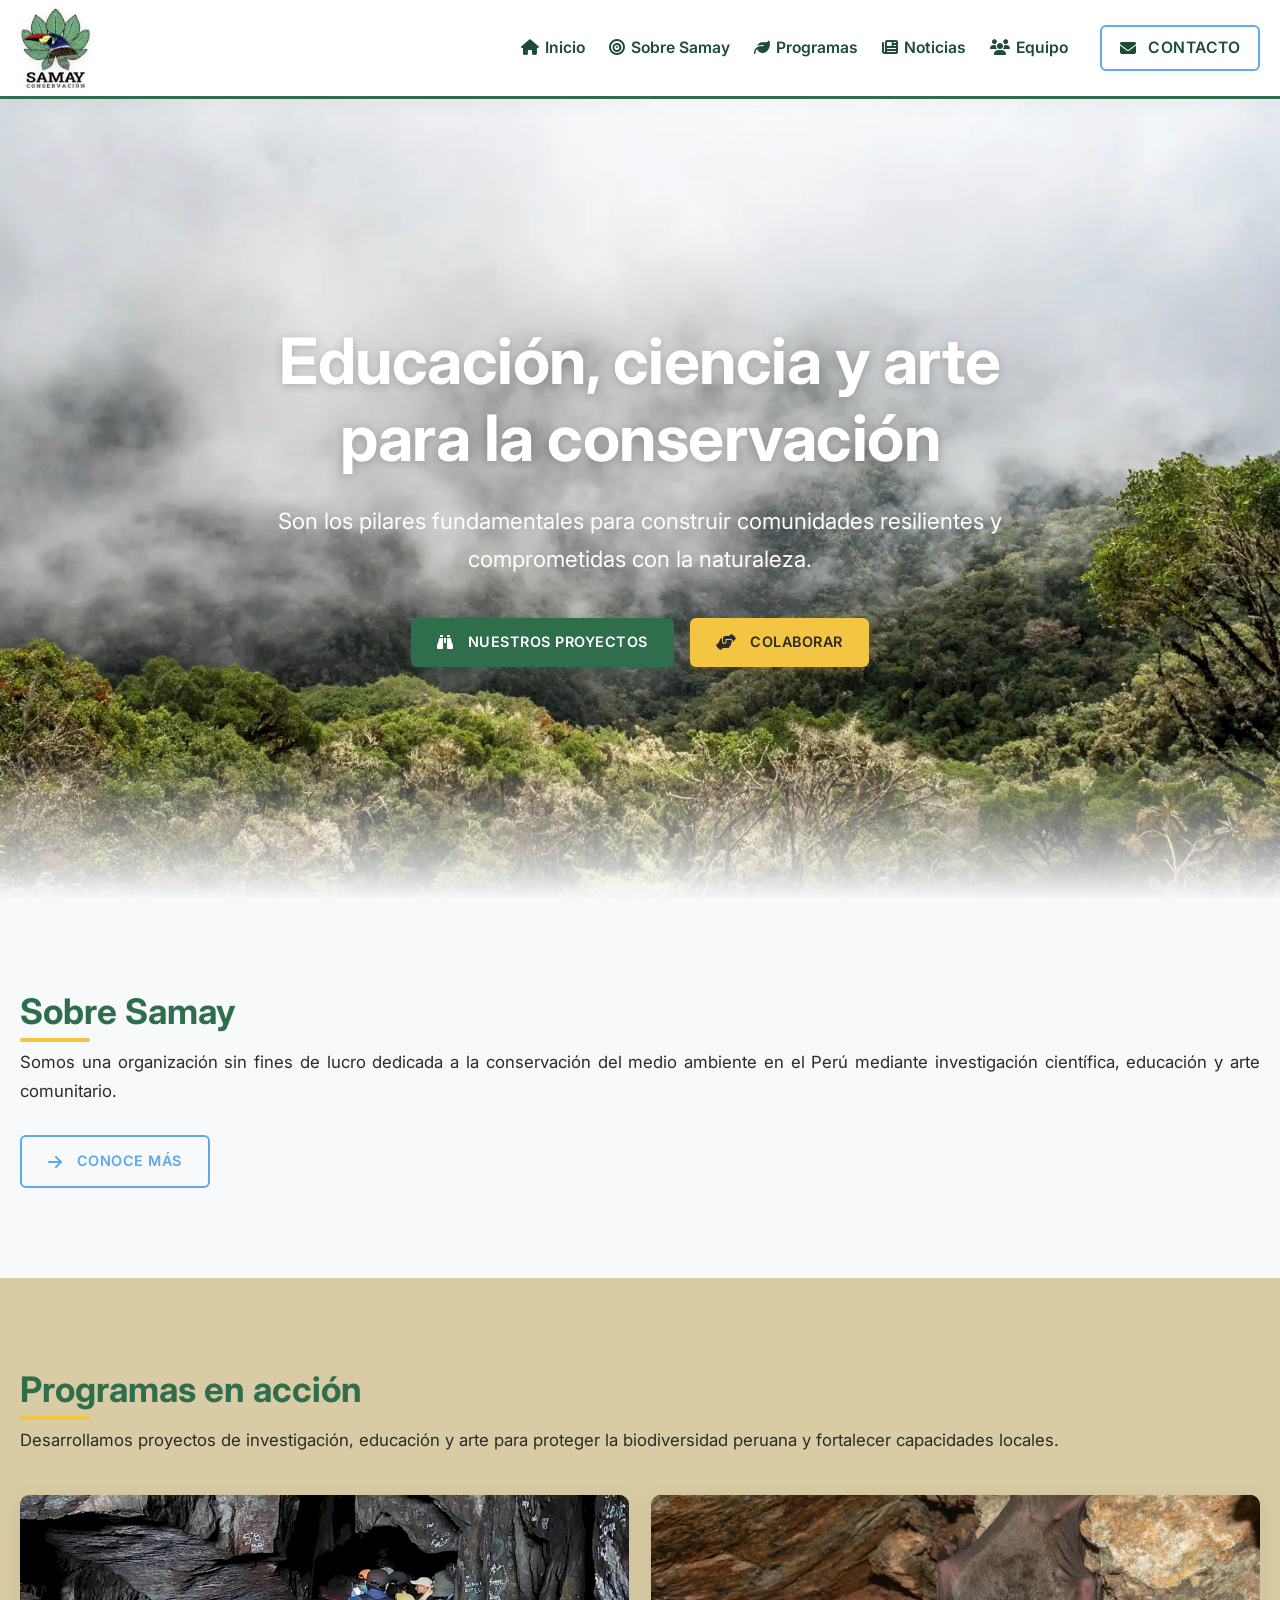
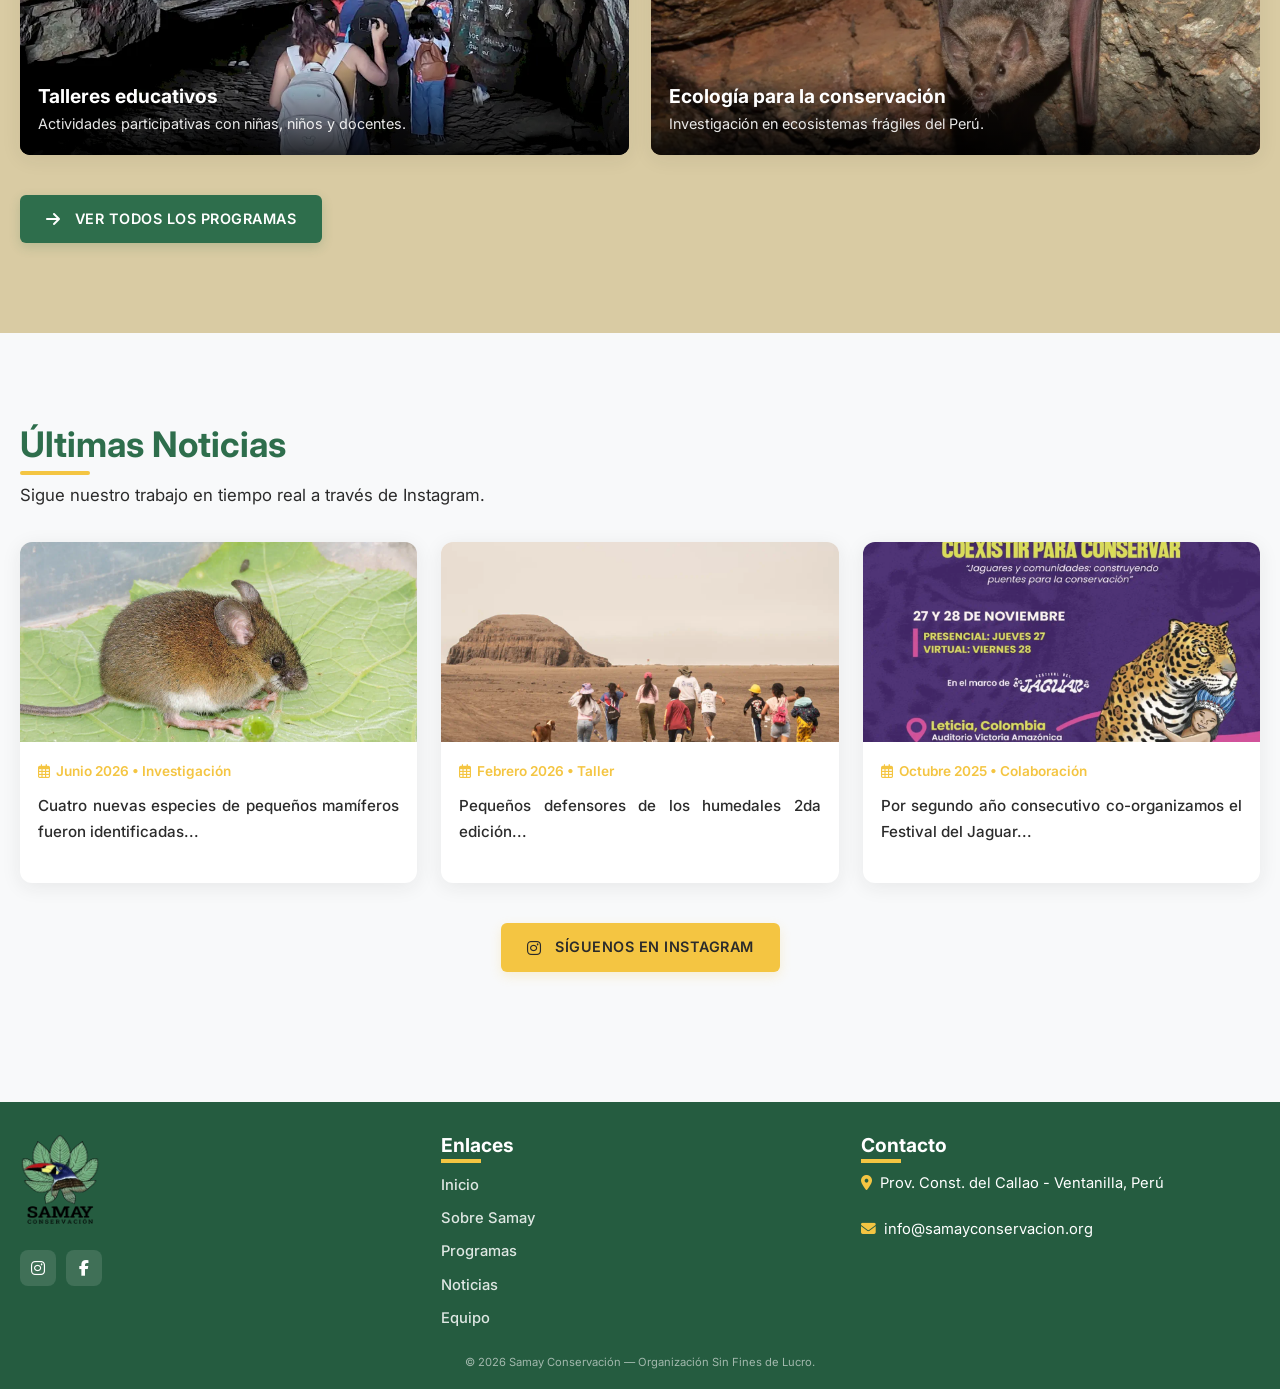
<file: index.html>
<!DOCTYPE html>
<html lang="es">
<head>
    <meta charset="UTF-8">
    <title>Samay Conservación - Educación, ciencia y arte para la conservación</title>
    <meta name="viewport" content="width=device-width, initial-scale=1.0">
    <meta name="description" content="Samay Conservación impulsa la conservación del medio ambiente en el Perú mediante investigación científica, educación ambiental y arte comunitario.">
    <link rel="stylesheet" href="styles.css">
    <link rel="stylesheet" href="https://cdnjs.cloudflare.com/ajax/libs/font-awesome/6.4.0/css/all.min.css">
</head>

<body>

<!-- ===== HEADER ===== -->
<header id="mainHeader">
    <div class="container header-container">
        <a href="index.html" class="logo">
            <img src="images/logo_samay.webp" alt="Logo Samay Conservación" class="logo-img" loading="lazy">
        </a>

        <button class="mobile-menu-btn" id="mobileMenuBtn" aria-label="Abrir menú de navegación">
            <i class="fas fa-bars"></i>
        </button>

        <nav class="nav-links" id="navLinks">
            <a href="index.html"><i class="fas fa-home"></i> Inicio</a>
            <a href="sobre-samay.html"><i class="fas fa-bullseye"></i> Sobre Samay</a>
            <a href="programas.html"><i class="fas fa-leaf"></i> Programas</a>
            <a href="noticias.html"><i class="fas fa-newspaper"></i> Noticias</a>
            <a href="equipo.html"><i class="fas fa-users"></i> Equipo</a>
            <a href="#contacto" class="btn btn-outline"><i class="fas fa-envelope"></i> Contacto</a>
        </nav>
    </div>
</header>

<!-- ===== HERO ===== -->
<section class="hero">
    <img src="images/cloud_forest_samay.webp" alt="Bosque nublado" class="hero-img" loading="eager" fetchpriority="high">

    <div class="container hero-content">
        <h1 class="hero-title">Educación, ciencia y arte para la conservación</h1>
        <p class="hero-subtitle">Son los pilares fundamentales para construir comunidades resilientes y comprometidas con la naturaleza.</p>

        <div class="hero-buttons">
        <a href="programas.html" class="btn btn-primary">
            <i class="fas fa-binoculars" aria-hidden="true"></i> Nuestros Proyectos
        </a>
        <a href="#contacto" class="btn btn-accent">
            <i class="fas fa-hands-helping" aria-hidden="true"></i> Colaborar
        </a>
    </div>
    </div>
</section>

<!-- ===== SOBRE SAMAY ===== -->
<section class="section-full">
    <div class="container">
        <h2>Sobre Samay</h2>
        <p>
            Somos una organización sin fines de lucro dedicada a la conservación del medio ambiente en el Perú mediante investigación científica, educación  y arte comunitario.
        </p>

        <div style="margin-top: 30px;">
            <a href="sobre-samay.html" class="btn btn-outline"><i class="fas fa-arrow-right"></i> Conoce más</a>
        </div>
    </div>
</section>

<!-- ===== PROGRAMAS ===== -->
<section class="section section-alt">
    <div class="container">
        <h2>Programas en acción</h2>
        <p>
            Desarrollamos proyectos de investigación, educación y arte para proteger la biodiversidad peruana y fortalecer capacidades locales.
        </p>

        <div class="gallery">
            <div class="gallery-item">
                <img src="images/taller_2.webp" alt="Talleres educativos" class="gallery-img" loading="lazy">
                <div class="img-caption">
                    <h4>Talleres educativos</h4>
                    <p>Actividades participativas con niñas, niños y docentes.</p>
                </div>
            </div>

            <div class="gallery-item">
                <img src="images/eco_1.webp" alt="Ecología para la conservación" class="gallery-img" loading="lazy">
                <div class="img-caption">
                    <h4>Ecología para la conservación</h4>
                    <p>Investigación en ecosistemas frágiles del Perú.</p>
                </div>
            </div>
        </div>

        <div style="margin-top: 40px;">
            <a href="programas.html" class="btn"><i class="fas fa-arrow-right"></i> Ver todos los programas</a>
        </div>
    </div>
</section>

<!-- ===== INSTAGRAM ===== -->
<section class="section" id="noticias">
    <div class="container">
        <h2>Últimas Noticias</h2>
        <p>Sigue nuestro trabajo en tiempo real a través de Instagram.</p>

        <div class="instagram-grid">

            <a href="noticias.html#noticia-especies" class="instagram-post">
                <div class="insta-img-container">
                    <img src="images/paper_1.webp" class="insta-img" alt="">
                </div>
                <div class="insta-content">
                    <div class="insta-date"><i class="far fa-calendar-alt"></i> Junio 2026 • Investigación</div>
                    <p class="insta-text">Cuatro nuevas especies de pequeños mamíferos fueron identificadas...</p>
                </div>
            </a>


            <a href="noticias.html#noticia-taller" class="instagram-post">
                <div class="insta-img-container">
                    <img src="images/ig_1_1.webp" class="insta-img" alt="">
                </div>
                <div class="insta-content">
                    <div class="insta-date"><i class="far fa-calendar-alt"></i> Febrero 2026 • Taller</div>
                    <p class="insta-text">Pequeños defensores de los humedales 2da edición...</p>
                </div>
            </a>


            <a href="noticias.html#noticia-jaguar" class="instagram-post">
                <div class="insta-img-container">
                    <img src="images/simposio_jaguar.webp" class="insta-img" alt="">
                </div>
                <div class="insta-content">
                    <div class="insta-date"><i class="far fa-calendar-alt"></i> Octubre 2025 • Colaboración</div>
                    <p class="insta-text">Por segundo año consecutivo co-organizamos el Festival del Jaguar...</p>
                </div>
            </a>


        </div>

        <div style="text-align: center; margin-top: 40px;">
            <a href="https://instagram.com/samayconservacion" target="_blank" class="btn btn-accent">
                <i class="fab fa-instagram"></i> Síguenos en Instagram
            </a>
        </div>
    </div>
</section>

<!-- ===== FOOTER ===== -->
<footer id="contacto">
    <div class="container">
        <div class="footer-content">
            <div class="footer-about">
                <img src="images/logo_samay.webp" alt="Logo Samay Conservación" class="footer-logo-img" loading="lazy">
                <div class="social-links">
                    <a href="https://instagram.com/samayconservacion" target="_blank"><i class="fab fa-instagram"></i></a>
                    <a href="https://facebook.com/samayconservacion" target="_blank"><i class="fab fa-facebook-f"></i></a>
                </div>
            </div>

            <div class="footer-links">
                <h3>Enlaces</h3>
                <ul>
                    <li><a href="index.html">Inicio</a></li>
                    <li><a href="sobre-samay.html">Sobre Samay</a></li>
                    <li><a href="programas.html">Programas</a></li>
                    <li><a href="noticias.html">Noticias</a></li>
                    <li><a href="equipo.html">Equipo</a></li>
                </ul>
            </div>

            <div class="footer-contact">
                <h3>Contacto</h3>
                <p><i class="fas fa-map-marker-alt"></i> Prov. Const. del Callao - Ventanilla, Perú</p>
                <p><i class="fas fa-envelope"></i> info@samayconservacion.org</p>
            </div>

        </div>

        <div class="copyright">
            <p>&copy; 2026 Samay Conservación — Organización Sin Fines de Lucro.</p>
        </div>
    </div>
</footer>

<!-- ===== JS MENÚ MÓVIL ===== -->
<script>
    const mobileMenuBtn = document.getElementById('mobileMenuBtn');
    const navLinks = document.getElementById('navLinks');

    mobileMenuBtn.addEventListener('click', () => {
        navLinks.classList.toggle('active');
        mobileMenuBtn.innerHTML = navLinks.classList.contains('active')
            ? '<i class="fas fa-times"></i>'
            : '<i class="fas fa-bars"></i>';
    });
</script>

</body>
</html>
</file>
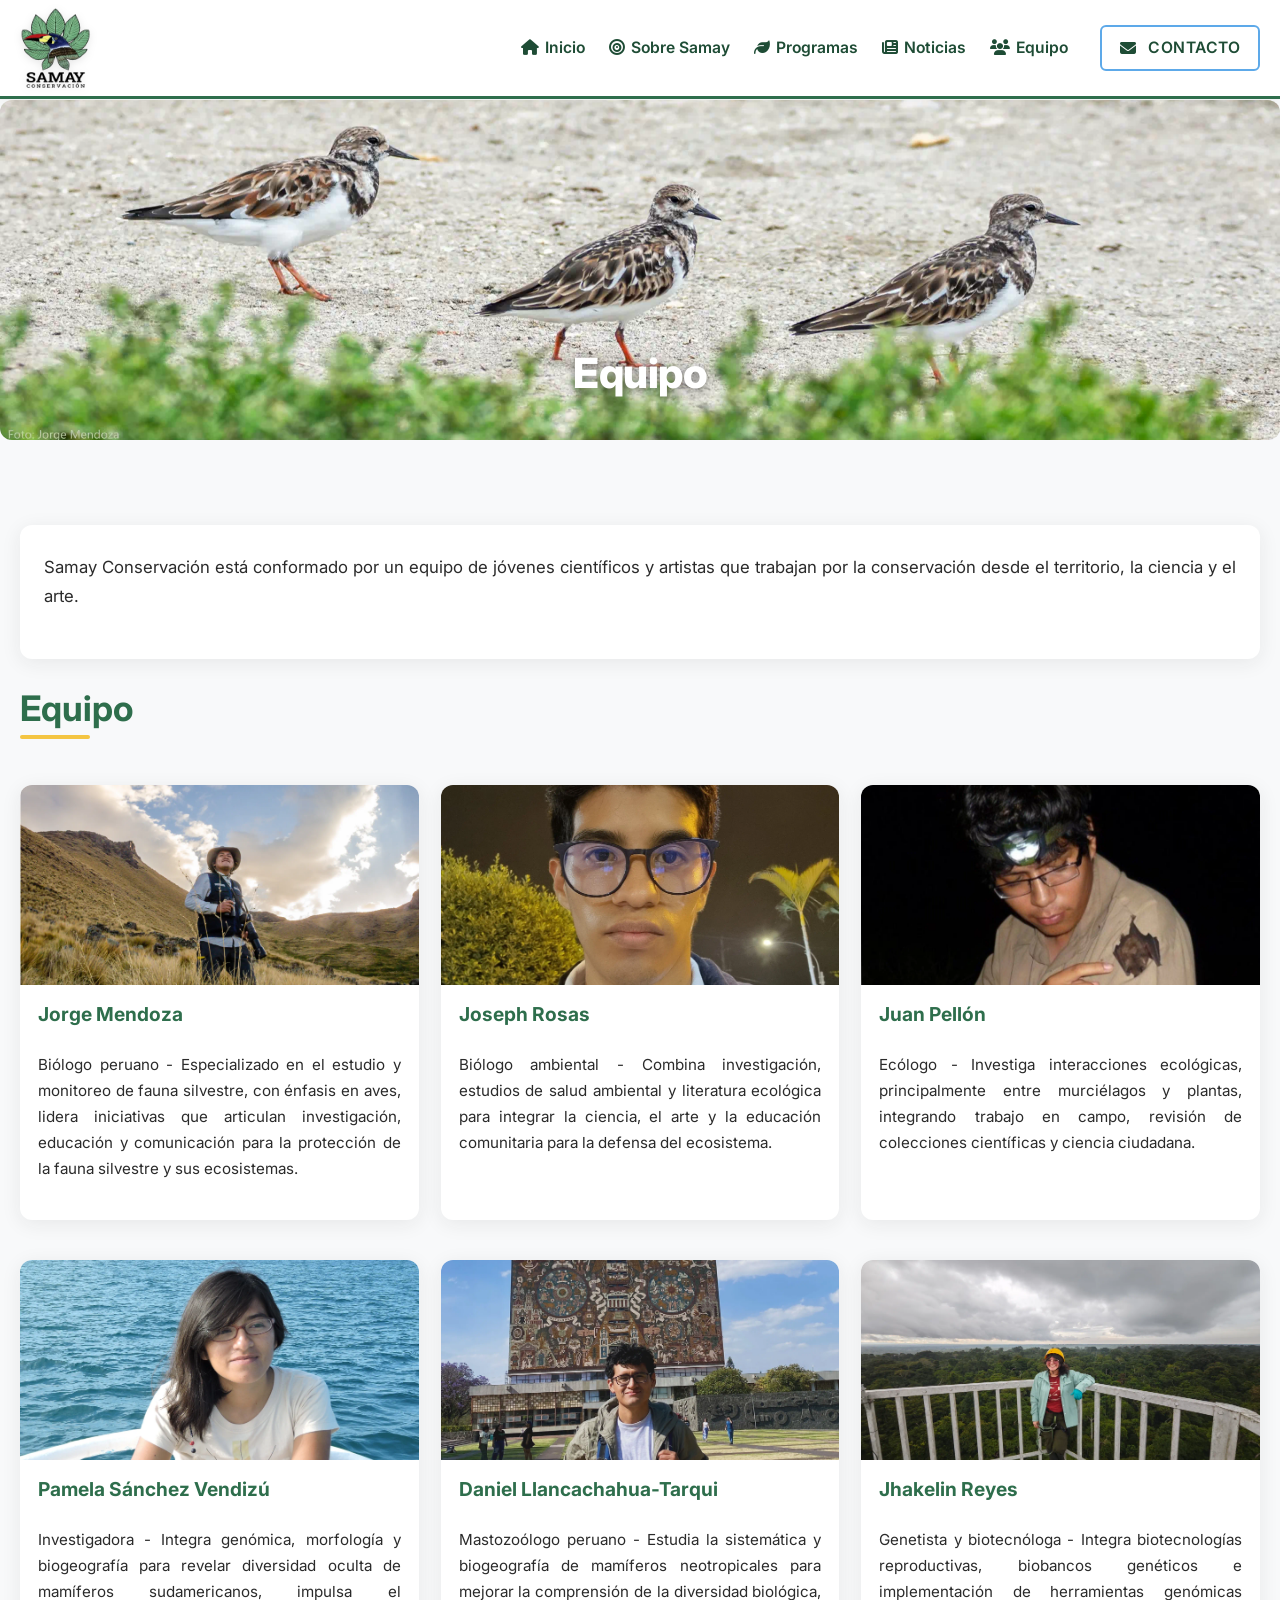
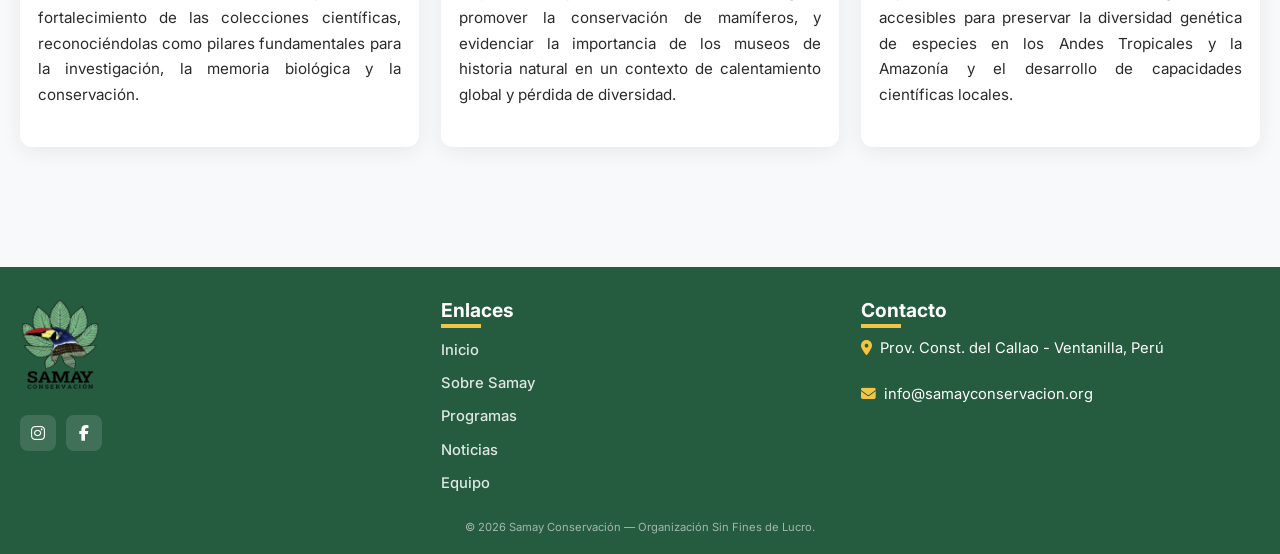
<file: equipo.html>
<!DOCTYPE html>
<html lang="es">
<head>
    <meta charset="UTF-8">
    <title>Equipo | Samay Conservación</title>
    <meta name="viewport" content="width=device-width, initial-scale=1.0">
    <meta name="description" content="Equipo de Samay Conservación">
    <link rel="stylesheet" href="styles.css">
    <link rel="stylesheet" href="https://cdnjs.cloudflare.com/ajax/libs/font-awesome/6.4.0/css/all.min.css">
</head>

<body>

<!-- ===== HEADER ===== -->
<header id="mainHeader">
    <div class="container header-container">
        <a href="index.html" class="logo">
            <img src="images/logo_samay.webp" alt="Logo Samay Conservación" class="logo-img" loading="lazy">
        </a>

        <button class="mobile-menu-btn" id="mobileMenuBtn" aria-label="Abrir menú de navegación">
            <i class="fas fa-bars"></i>
        </button>

        <nav class="nav-links" id="navLinks">
            <a href="index.html"><i class="fas fa-home"></i> Inicio</a>
            <a href="sobre-samay.html"><i class="fas fa-bullseye"></i> Sobre Samay</a>
            <a href="programas.html"><i class="fas fa-leaf"></i> Programas</a>
            <a href="noticias.html"><i class="fas fa-newspaper"></i> Noticias</a>
            <a href="equipo.html"><i class="fas fa-users"></i> Equipo</a>
            <a href="#contacto" class="btn btn-outline"><i class="fas fa-envelope"></i> Contacto</a>
        </nav>
    </div>
</header>

<!-- ===== BANNER ===== -->
<div class="page-banner">
    <img src="images/banner_equipo.webp" alt="Banner de equipo de Samay Conservación" loading="lazy">
    <div class="page-banner-title">
        <h1>Equipo</h1>
    </div>
</div>

<!-- CONTENIDO -->
<section class="page container">

    <div class="page-block">
        <p>
            Samay Conservación está conformado por un equipo de jóvenes científicos y artistas que trabajan por la conservación desde el territorio, la ciencia y el arte.
        </p>
    </div>

    <!-- EQUIPO PRINCIPAL -->
    <h2>Equipo</h2>

    <div class="gallery">

        <!-- MIEMBRO 1 -->
        <div class="instagram-post">
            <div class="insta-img-container">
                <img src="images/equip_1.webp" class="insta-img" alt="Jorge Mendoza">
            </div>
            <div class="insta-content">
                <h4>Jorge Mendoza</h4>
                <p class="insta-text">
                    Biólogo peruano - Especializado en el estudio y monitoreo de fauna silvestre, con énfasis en aves, lidera iniciativas que articulan investigación, educación y comunicación para la protección de la fauna silvestre y sus ecosistemas.
                </p>
            </div>
        </div>

        <!-- MIEMBRO 2 -->
        <div class="instagram-post">
            <div class="insta-img-container">
                <img src="images/equip_2_2.webp" class="insta-img" alt="Joseph Rosas">
            </div>
            <div class="insta-content">
                <h4>Joseph Rosas</h4>
                <p class="insta-text">
                    Biólogo ambiental - Combina investigación, estudios de salud ambiental y literatura ecológica para integrar la ciencia, el arte y la educación comunitaria para la defensa del ecosistema.
                </p>
            </div>
        </div>
        
        <!-- MIEMBRO 3 -->
        <div class="instagram-post">
            <div class="insta-img-container">
                <img src="images/equip_3.webp" class="insta-img" alt="Juan Pellón">
            </div>
            <div class="insta-content">
                <h4>Juan Pellón</h4>
                <p class="insta-text">
                    Ecólogo - Investiga interacciones ecológicas, principalmente entre murciélagos y plantas, integrando trabajo en campo, revisión de colecciones científicas y ciencia ciudadana.
                </p>
            </div>
        </div>

    </div>
    <div class="gallery">
        <!-- MIEMBRO 4 -->
        <div class="instagram-post">
            <div class="insta-img-container">
                <img src="images/equip_4.webp" class="insta-img" alt="Pamela Sánchez Vendizú">
            </div>
            <div class="insta-content">
                <h4>Pamela Sánchez Vendizú</h4>
                <p class="insta-text">
                    Investigadora - Integra genómica, morfología y biogeografía para revelar diversidad oculta de mamíferos sudamericanos, impulsa el fortalecimiento de las colecciones científicas, reconociéndolas como pilares fundamentales para la investigación, la memoria biológica y la conservación.
                </p>
            </div>
        </div>

        <!-- MIEMBRO 5 -->
        <div class="instagram-post">
            <div class="insta-img-container">
                <img src="images/equip_5.webp" class="insta-img" alt="Daniel Llancachahua-Tarqui">
            </div>
            <div class="insta-content">
                <h4>Daniel Llancachahua-Tarqui</h4>
                <p class="insta-text">
                    Mastozoólogo peruano - Estudia la sistemática y biogeografía de mamíferos neotropicales para mejorar la comprensión de la diversidad biológica, promover la conservación de mamíferos, y evidenciar la importancia de los museos de historia natural en un contexto de calentamiento global y pérdida de diversidad.
                </p>
            </div>
        </div>
        <!-- MIEMBRO 6 -->
        <div class="instagram-post">
            <div class="insta-img-container">
                <img src="images/equip_6.webp" class="insta-img" alt="Jhakelin Reyes">
            </div>
            <div class="insta-content">
                <h4>Jhakelin Reyes</h4>
                <p class="insta-text">
                    Genetista y biotecnóloga - Integra biotecnologías reproductivas, biobancos genéticos e implementación de herramientas genómicas accesibles para preservar la diversidad genética de especies en los Andes Tropicales y la Amazonía y el desarrollo de capacidades científicas locales.
                </p>
            </div>
        </div>
        
    </div>
        


</section>

<!-- ===== FOOTER ===== -->
<footer id="contacto">
    <div class="container">
        <div class="footer-content">
            <div class="footer-about">
                <img src="images/logo_samay.webp" alt="Logo Samay Conservación" class="footer-logo-img" loading="lazy">
                <div class="social-links">
                    <a href="https://instagram.com/samayconservacion" target="_blank"><i class="fab fa-instagram"></i></a>
                    <a href="https://facebook.com/samayconservacion" target="_blank"><i class="fab fa-facebook-f"></i></a>
                </div>
            </div>

            <div class="footer-links">
                <h3>Enlaces</h3>
                <ul>
                    <li><a href="index.html">Inicio</a></li>
                    <li><a href="sobre-samay.html">Sobre Samay</a></li>
                    <li><a href="programas.html">Programas</a></li>
                    <li><a href="noticias.html">Noticias</a></li>
                    <li><a href="equipo.html">Equipo</a></li>
                </ul>
            </div>

            <div class="footer-contact">
                <h3>Contacto</h3>
                <p><i class="fas fa-map-marker-alt"></i> Prov. Const. del Callao - Ventanilla, Perú</p>
                <p><i class="fas fa-envelope"></i> info@samayconservacion.org</p>
            </div>
        </div>

        <div class="copyright">
            <p>&copy; 2026 Samay Conservación — Organización Sin Fines de Lucro.</p>
        </div>
    </div>
</footer>

<!-- ===== JS MENÚ MÓVIL ===== -->
<script>
    const mobileMenuBtn = document.getElementById('mobileMenuBtn');
    const navLinks = document.getElementById('navLinks');

    mobileMenuBtn.addEventListener('click', () => {
        navLinks.classList.toggle('active');
        mobileMenuBtn.innerHTML = navLinks.classList.contains('active')
            ? '<i class="fas fa-times"></i>'
            : '<i class="fas fa-bars"></i>';
    });
</script>

</body>
</html>
</file>
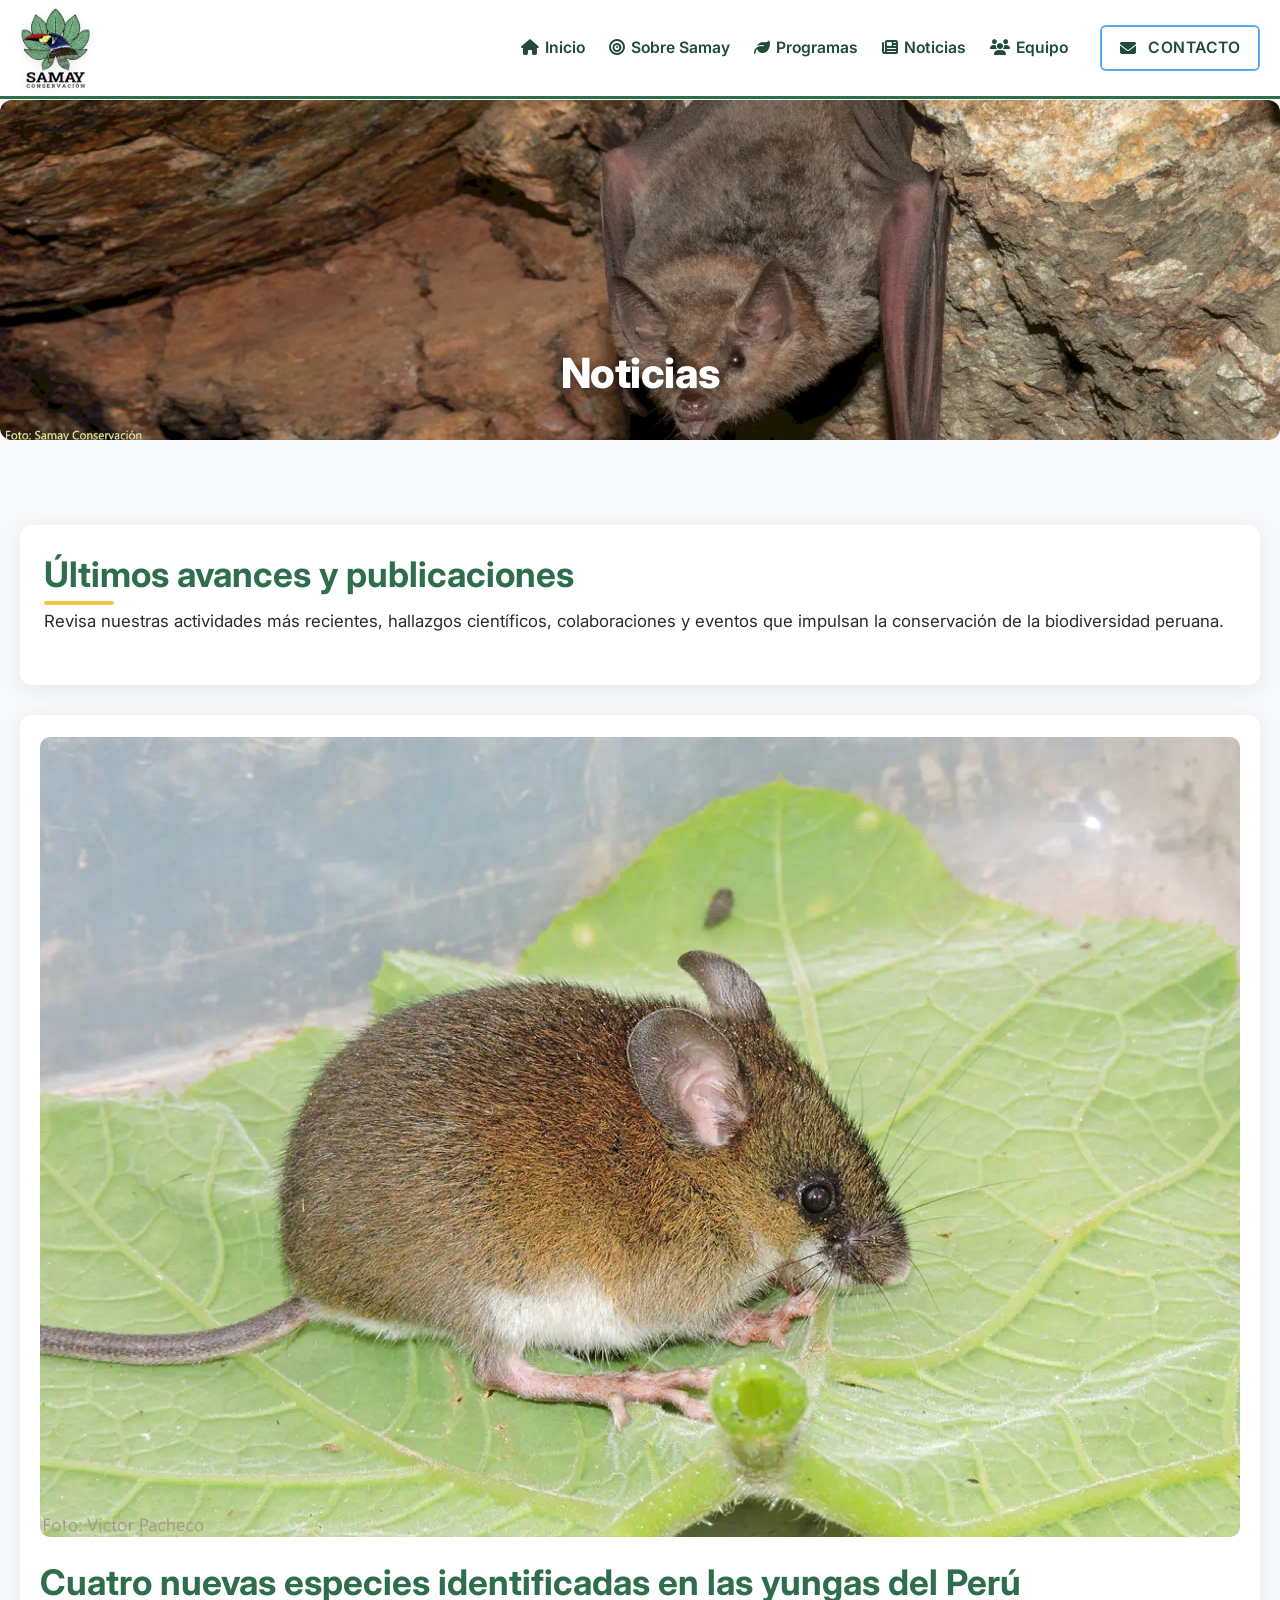
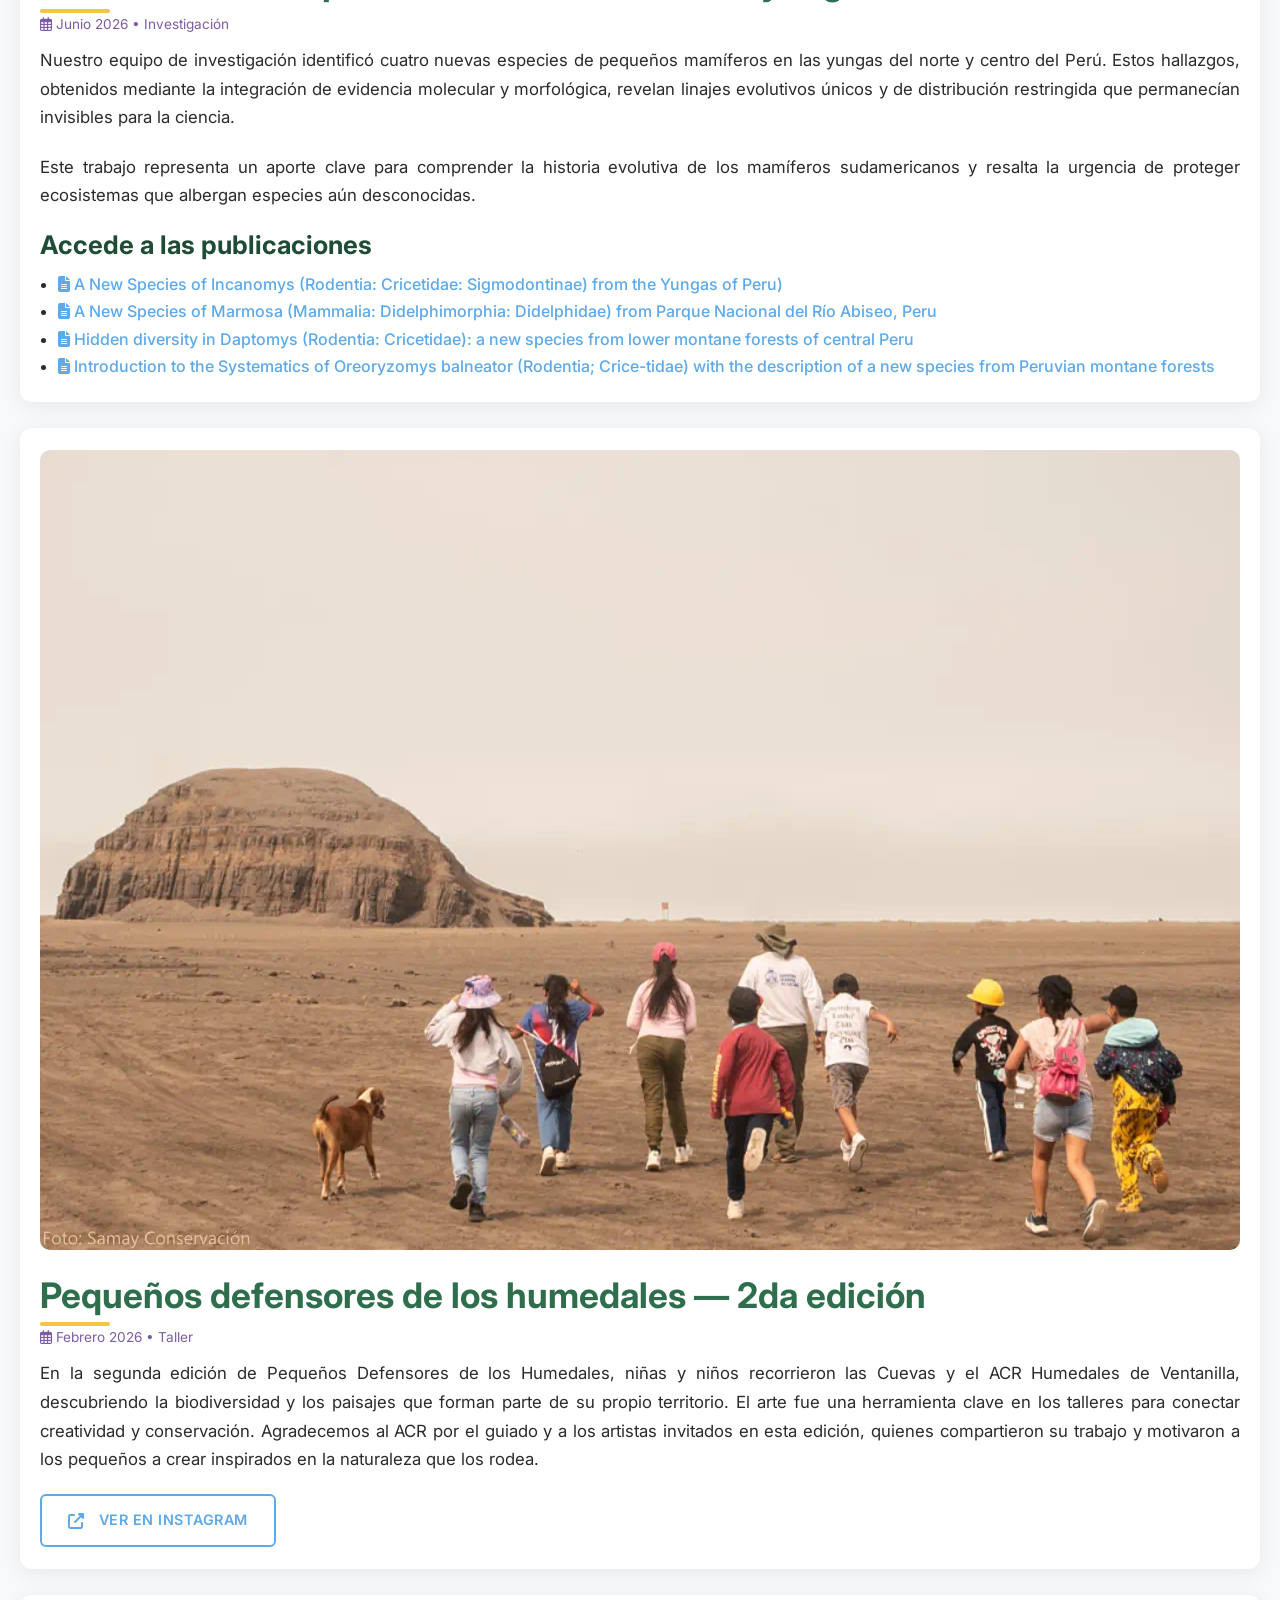
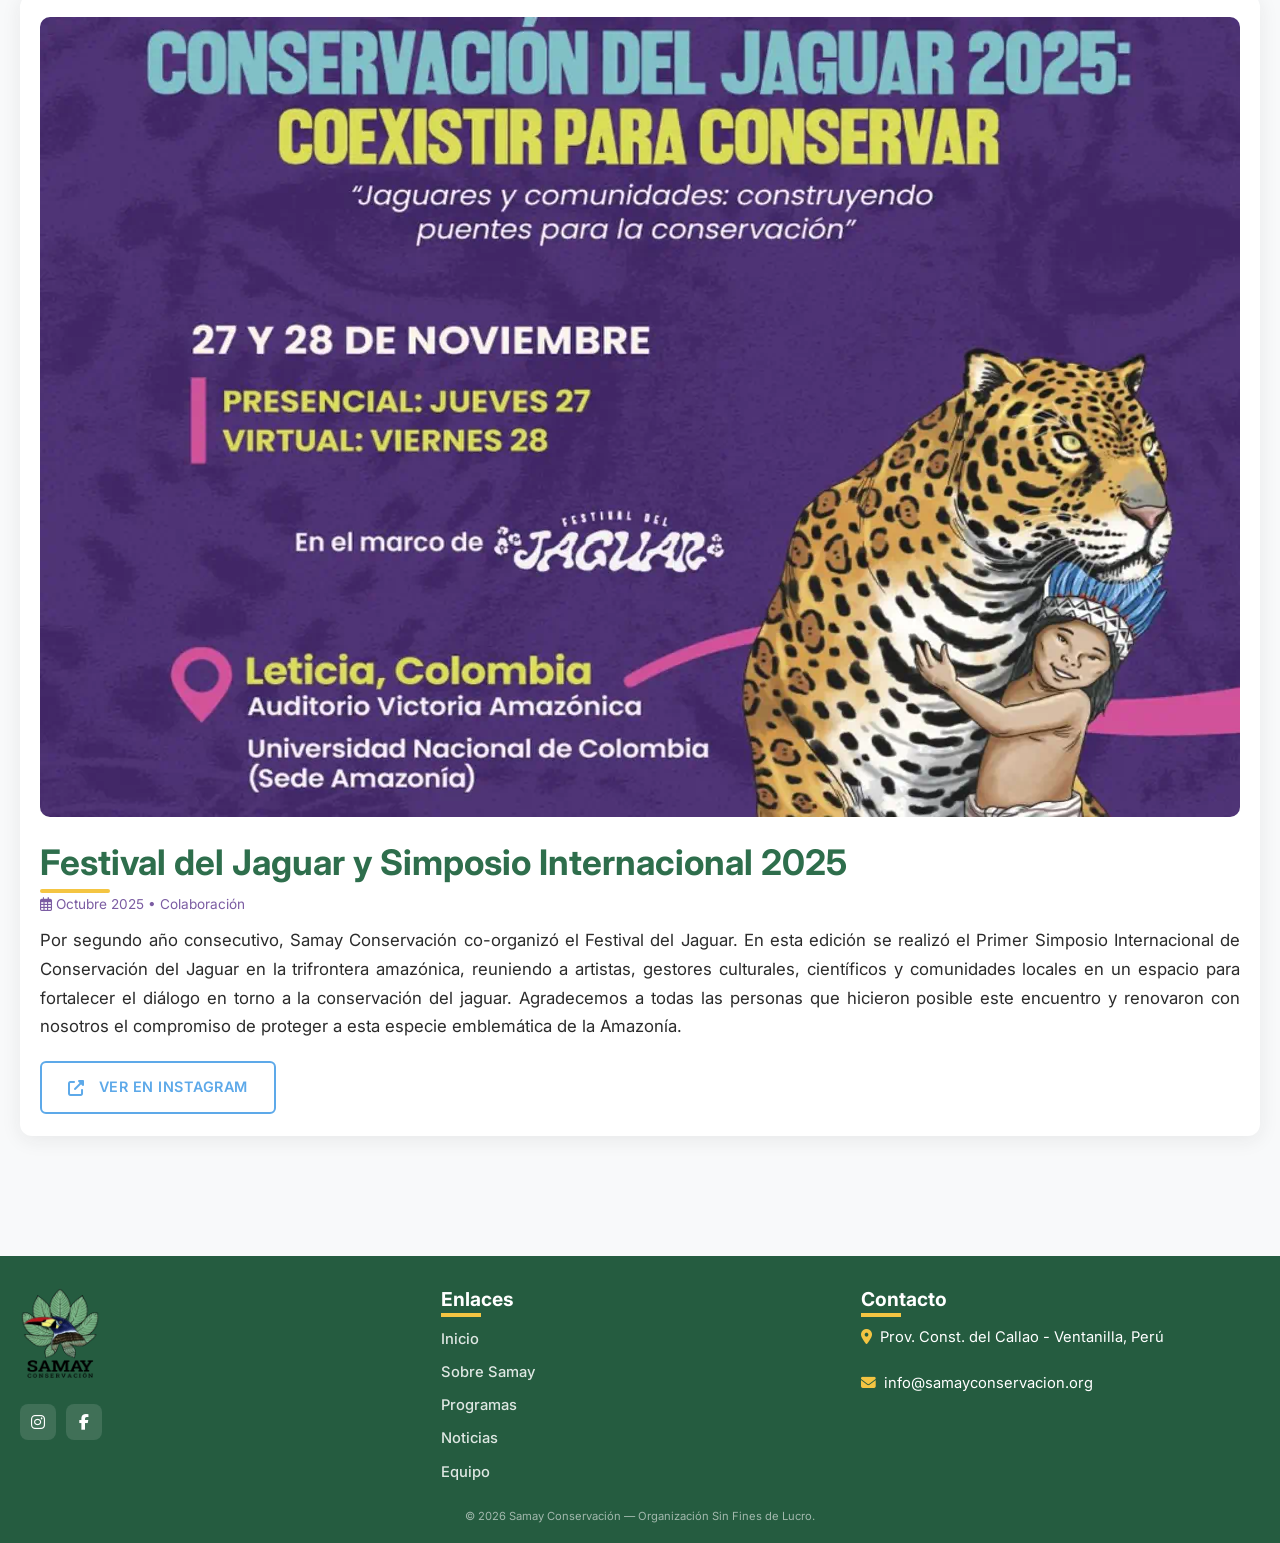
<file: noticias.html>
<!DOCTYPE html>
<html lang="es">
<head>
    <meta charset="UTF-8">
    <title>Noticias | Samay Conservación</title>
    <meta name="viewport" content="width=device-width, initial-scale=1.0">
    <meta name="description" content="Últimas noticias, publicaciones científicas y actividades de Samay Conservación.">
    <link rel="stylesheet" href="styles.css">
    <link rel="stylesheet" href="https://cdnjs.cloudflare.com/ajax/libs/font-awesome/6.4.0/css/all.min.css">
</head>

<body>

<!-- ===== HEADER ===== -->
<header id="mainHeader">
    <div class="container header-container">
        <a href="index.html" class="logo">
            <img src="images/logo_samay.webp" alt="Logo Samay Conservación" class="logo-img" loading="lazy">
        </a>

        <button class="mobile-menu-btn" id="mobileMenuBtn" aria-label="Abrir menú de navegación">
            <i class="fas fa-bars"></i>
        </button>

        <nav class="nav-links" id="navLinks">
            <a href="index.html"><i class="fas fa-home"></i> Inicio</a>
            <a href="sobre-samay.html"><i class="fas fa-bullseye"></i> Sobre Samay</a>
            <a href="programas.html"><i class="fas fa-leaf"></i> Programas</a>
            <a href="noticias.html"><i class="fas fa-newspaper"></i> Noticias</a>
            <a href="equipo.html"><i class="fas fa-users"></i> Equipo</a>
            <a href="#contacto" class="btn btn-outline"><i class="fas fa-envelope"></i> Contacto</a>
        </nav>
    </div>
</header>

<!-- ===== BANNER ===== -->
<div class="page-banner">
    <img src="images/banner_noticias.webp" alt="Banner de noticias de Samay Conservación" loading="lazy">
    <div class="page-banner-title">
        <h1>Noticias</h1>
    </div>
</div>

<!-- ===== CONTENIDO ===== -->
<main class="page">
    <div class="container">

        <!-- ===== INTRO ===== -->
        <div class="page-block">
            <div>
                <h2>Últimos avances y publicaciones</h2>
                <p>
                    Revisa nuestras actividades más recientes, hallazgos científicos, colaboraciones y eventos que impulsan la
                    conservación de la biodiversidad peruana.
                </p>
            </div>
        </div>

        <!-- ===== LISTA DE NOTICIAS ===== -->
        <div class="news-list">

            <!-- NOTICIA 1 — 4 nuevas especies (AMPLIADA) -->
            <article class="news-card" id="noticia-especies">
                <img src="images/paper_1.webp" class="news-feature-img" alt="Nuevas especies identificadas" loading="lazy">

                <h2>Cuatro nuevas especies identificadas en las yungas del Perú</h2>
                <p class="news-meta"><i class="far fa-calendar-alt"></i> Junio 2026 • Investigación</p>

                <p>
                    Nuestro equipo de investigación identificó cuatro nuevas especies de pequeños mamíferos en las yungas del norte y centro
                    del Perú. Estos hallazgos, obtenidos mediante la integración de evidencia molecular y morfológica, revelan linajes
                    evolutivos únicos y de distribución restringida que permanecían invisibles para la ciencia.
                </p>

                <p>
                    Este trabajo representa un aporte clave para comprender la historia evolutiva de los mamíferos sudamericanos y resalta la
                    urgencia de proteger ecosistemas que albergan especies aún desconocidas.
                </p>

                <!-- ENLACES A PUBLICACIONES -->
                <div style="margin-top: 18px;">
                    <h3 style="margin-bottom: 10px;">Accede a las publicaciones</h3>
                    <ul style="margin-left: 18px; line-height: 1.7;">
                        <li><a href="https://doi.org/10.1206/4049.1" target="_blank"><i class="fas fa-file-alt"></i> A New Species of Incanomys (Rodentia: Cricetidae: Sigmodontinae) from the Yungas of Peru)</a></li>
                        <li><a href="https://doi.org/10.1206/4037.1" target="_blank"><i class="fas fa-file-alt"></i> A New Species of Marmosa (Mammalia: Didelphimorphia: Didelphidae) from Parque Nacional del Río Abiseo, Peru</a></li>
                        <li><a href="https://doi.org/10.11646/zootaxa.5696.4.1" target="_blank"><i class="fas fa-file-alt"></i> Hidden diversity in Daptomys (Rodentia: Cricetidae): a new species from lower montane forests of central Peru</a></li>
                        <li><a href="https://dx.doi.org/10.15381/rpb.v32i4.31354" target="_blank"><i class="fas fa-file-alt"></i> Introduction to the Systematics of Oreoryzomys balneator (Rodentia; Crice-tidae) with the description of a new species from Peruvian montane forests</a></li>
                    </ul>
                </div>
            </article>

            <!-- NOTICIA 2 — Taller -->
            <article class="news-card" id="noticia-taller">
                <img src="images/ig_1_1.webp" class="news-feature-img" alt="Taller educativo" loading="lazy">

                <h2>Pequeños defensores de los humedales — 2da edición</h2>
                <p class="news-meta"><i class="far fa-calendar-alt"></i> Febrero 2026 • Taller</p>

                <p>
                    En la segunda edición de Pequeños Defensores de los Humedales, niñas y niños recorrieron las Cuevas y el ACR Humedales de Ventanilla, descubriendo la biodiversidad y los paisajes que forman parte de su propio territorio. El arte fue una herramienta clave en los talleres para conectar creatividad y conservación. Agradecemos al ACR por el guiado y a los artistas invitados en esta edición, quienes compartieron su trabajo y motivaron a los pequeños a crear inspirados en la naturaleza que los rodea.
                </p>

                <a href="https://www.instagram.com/p/DWRLjo1gMYh/?img_index=2" target="_blank" class="btn btn-outline">
                    <i class="fas fa-external-link-alt"></i> Ver en Instagram
                </a>
            </article>

            <!-- NOTICIA 3 — Festival del Jaguar -->
            <article class="news-card" id="noticia-jaguar">
                <img src="images/simposio_jaguar.webp" class="news-feature-img" alt="Festival del Jaguar" loading="lazy">

                <h2>Festival del Jaguar y Simposio Internacional 2025</h2>
                <p class="news-meta"><i class="far fa-calendar-alt"></i> Octubre 2025 • Colaboración</p>

                <p>
                    Por segundo año consecutivo, Samay Conservación co-organizó el Festival del Jaguar. En esta edición se realizó el Primer Simposio Internacional de Conservación del Jaguar en la trifrontera amazónica, reuniendo a artistas, gestores culturales, científicos y comunidades locales en un espacio para fortalecer el diálogo en torno a la conservación del jaguar. Agradecemos a todas las personas que hicieron posible este encuentro y renovaron con nosotros el compromiso de proteger a esta especie emblemática de la Amazonía.
                </p>

                <a href="https://instagram.com/samayconservacion" target="_blank" class="btn btn-outline">
                    <i class="fas fa-external-link-alt"></i> Ver en Instagram
                </a>
            </article>

        </div>
    </div>
</main>

<!-- ===== FOOTER ===== -->
<footer id="contacto">
    <div class="container">
        <div class="footer-content">
            <div class="footer-about">
                <img src="images/logo_samay.webp" alt="Logo Samay Conservación" class="footer-logo-img" loading="lazy">
                <div class="social-links">
                    <a href="https://instagram.com/samayconservacion" target="_blank"><i class="fab fa-instagram"></i></a>
                    <a href="https://facebook.com/samayconservacion" target="_blank"><i class="fab fa-facebook-f"></i></a>
                </div>
            </div>

            <div class="footer-links">
                <h3>Enlaces</h3>
                <ul>
                    <li><a href="index.html">Inicio</a></li>
                    <li><a href="sobre-samay.html">Sobre Samay</a></li>
                    <li><a href="programas.html">Programas</a></li>
                    <li><a href="noticias.html">Noticias</a></li>
                    <li><a href="equipo.html">Equipo</a></li>
                </ul>
            </div>

            <div class="footer-contact">
                <h3>Contacto</h3>
                <p><i class="fas fa-map-marker-alt"></i> Prov. Const. del Callao - Ventanilla, Perú</p>
                <p><i class="fas fa-envelope"></i> info@samayconservacion.org</p>
            </div>
        </div>

        <div class="copyright">
            <p>&copy; 2026 Samay Conservación — Organización Sin Fines de Lucro.</p>
        </div>
    </div>
</footer>

<!-- ===== JS MENÚ MÓVIL ===== -->
<script>
    const mobileMenuBtn = document.getElementById('mobileMenuBtn');
    const navLinks = document.getElementById('navLinks');

    mobileMenuBtn.addEventListener('click', () => {
        navLinks.classList.toggle('active');
        mobileMenuBtn.innerHTML = navLinks.classList.contains('active')
            ? '<i class="fas fa-times"></i>'
            : '<i class="fas fa-bars"></i>';
    });
</script>

</body>
</html>
</file>
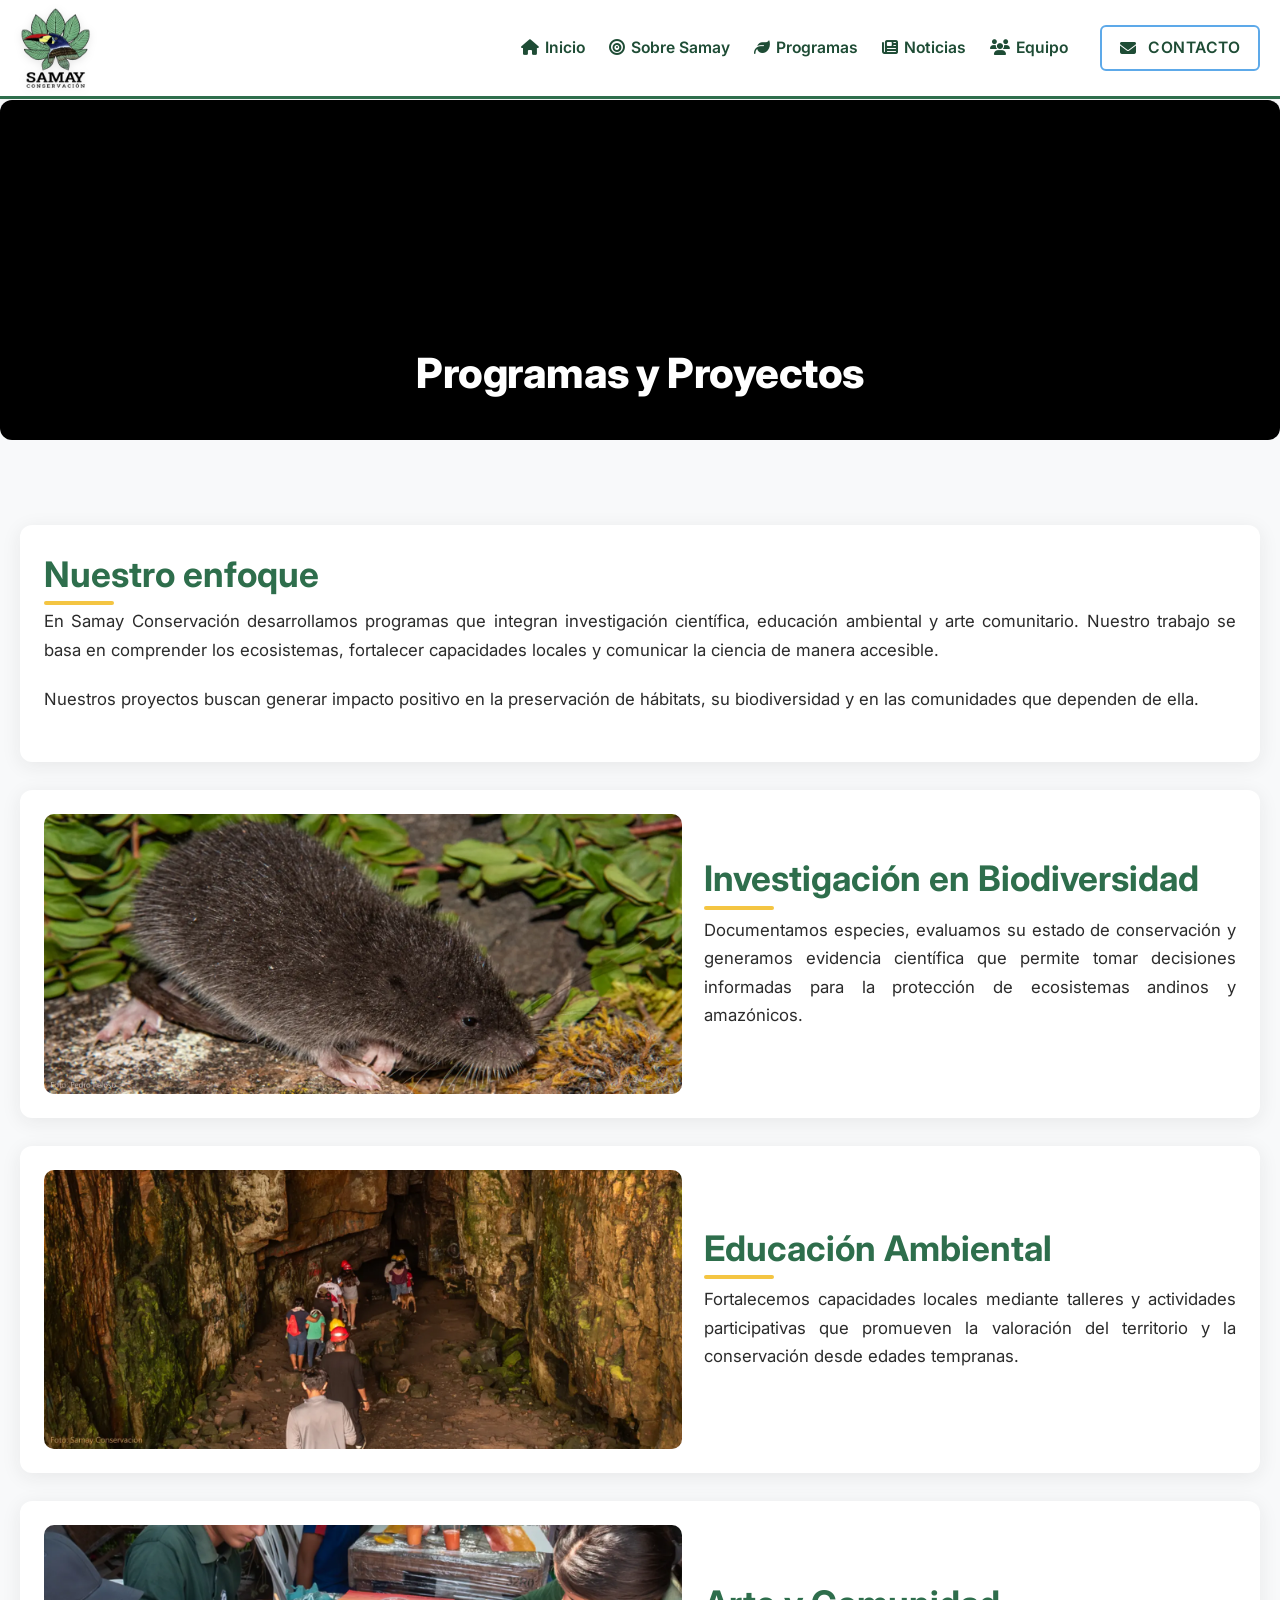
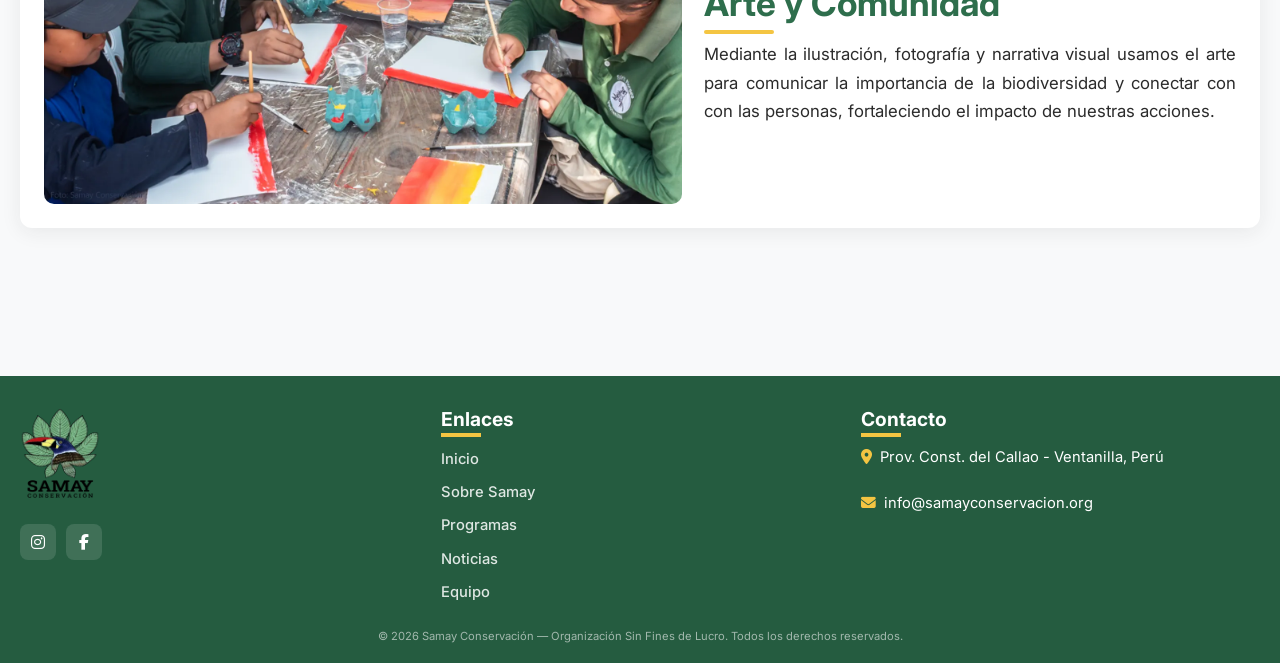
<file: programas.html>
<!DOCTYPE html>
<html lang="es">
<head>
    <meta charset="UTF-8">
    <title>Programas | Samay Conservación</title>
    <meta name="viewport" content="width=device-width, initial-scale=1.0">
    <meta name="description" content="Programas de investigación, educación ambiental y arte comunitario desarrollados por Samay Conservación en el Perú.">
    <link rel="stylesheet" href="styles.css">
    <link rel="stylesheet" href="https://cdnjs.cloudflare.com/ajax/libs/font-awesome/6.4.0/css/all.min.css">
</head>

<body>

<!-- ===== HEADER ===== -->
<header id="mainHeader">
    <div class="container header-container">
        <a href="index.html" class="logo">
            <img src="images/logo_samay.webp" alt="Logo Samay Conservación" class="logo-img" loading="lazy">
        </a>

        <button class="mobile-menu-btn" id="mobileMenuBtn" aria-label="Abrir menú de navegación">
            <i class="fas fa-bars"></i>
        </button>

        <nav class="nav-links" id="navLinks">
            <a href="index.html"><i class="fas fa-home"></i> Inicio</a>
            <a href="sobre-samay.html"><i class="fas fa-bullseye"></i> Sobre Samay</a>
            <a href="programas.html"><i class="fas fa-leaf"></i> Programas</a>
            <a href="noticias.html"><i class="fas fa-newspaper"></i> Noticias</a>
            <a href="equipo.html"><i class="fas fa-users"></i> Equipo</a>
            <a href="#contacto" class="btn btn-outline"><i class="fas fa-envelope"></i> Contacto</a>
        </nav>
    </div>
</header>

<!-- ===== BANNER ===== -->
<section class="page-banner slider-banner">
    <div class="slider-images">
        <img src="images/habitat_fragiles.webp" alt="Hábitats frágiles">
        <img src="images/especies_estudiadas.webp" alt="Especies estudiadas">
        <img src="images/educacion_cueva.webp" alt="Educación ambiental">
    </div>

    <div class="page-banner-title">
        <h1>Programas y Proyectos</h1>
    </div>
</section>


<!-- ===== CONTENIDO ===== -->
<main class="page">
    <div class="container">

        <!-- ===== INTRODUCCIÓN ===== -->
        <div class="page-block">
            <div>
                <h2>Nuestro enfoque</h2>
                <p>
                    En Samay Conservación desarrollamos programas que integran investigación científica, educación ambiental y arte comunitario.
                    Nuestro trabajo se basa en comprender los ecosistemas, fortalecer capacidades locales y comunicar la ciencia
                    de manera accesible.
                </p>
                <p>
                    Nuestros proyectos buscan generar impacto positivo en la preservación de hábitats, su
                    biodiversidad y en las comunidades que dependen de ella.
                </p>
            </div>
        </div>

        <!-- ===== TARJETAS PRINCIPALES ===== -->
        <div class="program-card">
            <img src="images/inv_prog.webp" class="program-card-img" alt="Investigación en biodiversidad" loading="lazy">
            <div>
                <h2>Investigación en Biodiversidad</h2>
                <p>
                    Documentamos especies, evaluamos su estado de conservación y generamos evidencia científica que permite tomar decisiones
                    informadas para la protección de ecosistemas andinos y amazónicos.
                </p>
            </div>
        </div>

        <div class="program-card">
            <img src="images/educ_amb.webp" class="program-card-img" alt="Educación ambiental" loading="lazy">
            <div>
                <h2>Educación Ambiental</h2>
                <p>
                    Fortalecemos capacidades locales mediante talleres y actividades participativas que promueven la
                    valoración del territorio y la conservación desde edades tempranas.
                </p>
            </div>
        </div>

        <div class="program-card">
            <img src="images/arte_prog.webp" class="program-card-img" alt="Arte y comunidad" loading="lazy">
            <div>
                <h2>Arte y Comunidad</h2>
                <p>
                    Mediante la ilustración, fotografía y narrativa visual usamos el arte para comunicar la importancia de la biodiversidad y conectar con
                    con las personas, fortaleciendo el impacto de nuestras acciones.
                </p>
            </div>
        </div>
    </div> 
</main>
<!-- ===== FOOTER ===== -->
<footer id="contacto">
    <div class="container">
        <div class="footer-content">
            <div class="footer-about">
                <img src="images/logo_samay.webp" alt="Logo de Samay Conservación en el pie de página" class="footer-logo-img" loading="lazy">
                <div class="social-links">
                    <a href="https://instagram.com/samayconservacion" target="_blank" aria-label="Instagram de Samay Conservación">
                        <i class="fab fa-instagram" aria-hidden="true"></i>
                    </a>
                    <a href="https://facebook.com/samayconservacion" target="_blank" aria-label="Facebook de Samay Conservación">
                        <i class="fab fa-facebook-f" aria-hidden="true"></i>
                    </a>
                </div>
            </div>

            <div class="footer-links">
                <h3>Enlaces</h3>
                <ul>
                    <li><a href="index.html">Inicio</a></li>
                    <li><a href="sobre-samay.html">Sobre Samay</a></li>
                    <li><a href="programas.html">Programas</a></li>
                    <li><a href="noticias.html">Noticias</a></li>
                    <li><a href="equipo.html">Equipo</a></li>
                </ul>
            </div>

            <div class="footer-contact">
                <h3>Contacto</h3>
                <p><i class="fas fa-map-marker-alt"></i> Prov. Const. del Callao - Ventanilla, Perú</p>
                <p><i class="fas fa-envelope"></i> info@samayconservacion.org</p>
            </div>
        </div>

        <div class="copyright">
            <p>&copy; 2026 Samay Conservación — Organización Sin Fines de Lucro. Todos los derechos reservados.</p>
        </div>
    </div>
</footer>

<!-- ===== JS MENÚ MÓVIL ===== -->
<script>
    const mobileMenuBtn = document.getElementById('mobileMenuBtn');
    const navLinks = document.getElementById('navLinks');

    mobileMenuBtn.addEventListener('click', () => {
        navLinks.classList.toggle('active');
        mobileMenuBtn.innerHTML = navLinks.classList.contains('active')
            ? '<i class="fas fa-times"></i>'
            : '<i class="fas fa-bars"></i>';
    });
</script>

</body>
</html>
</file>
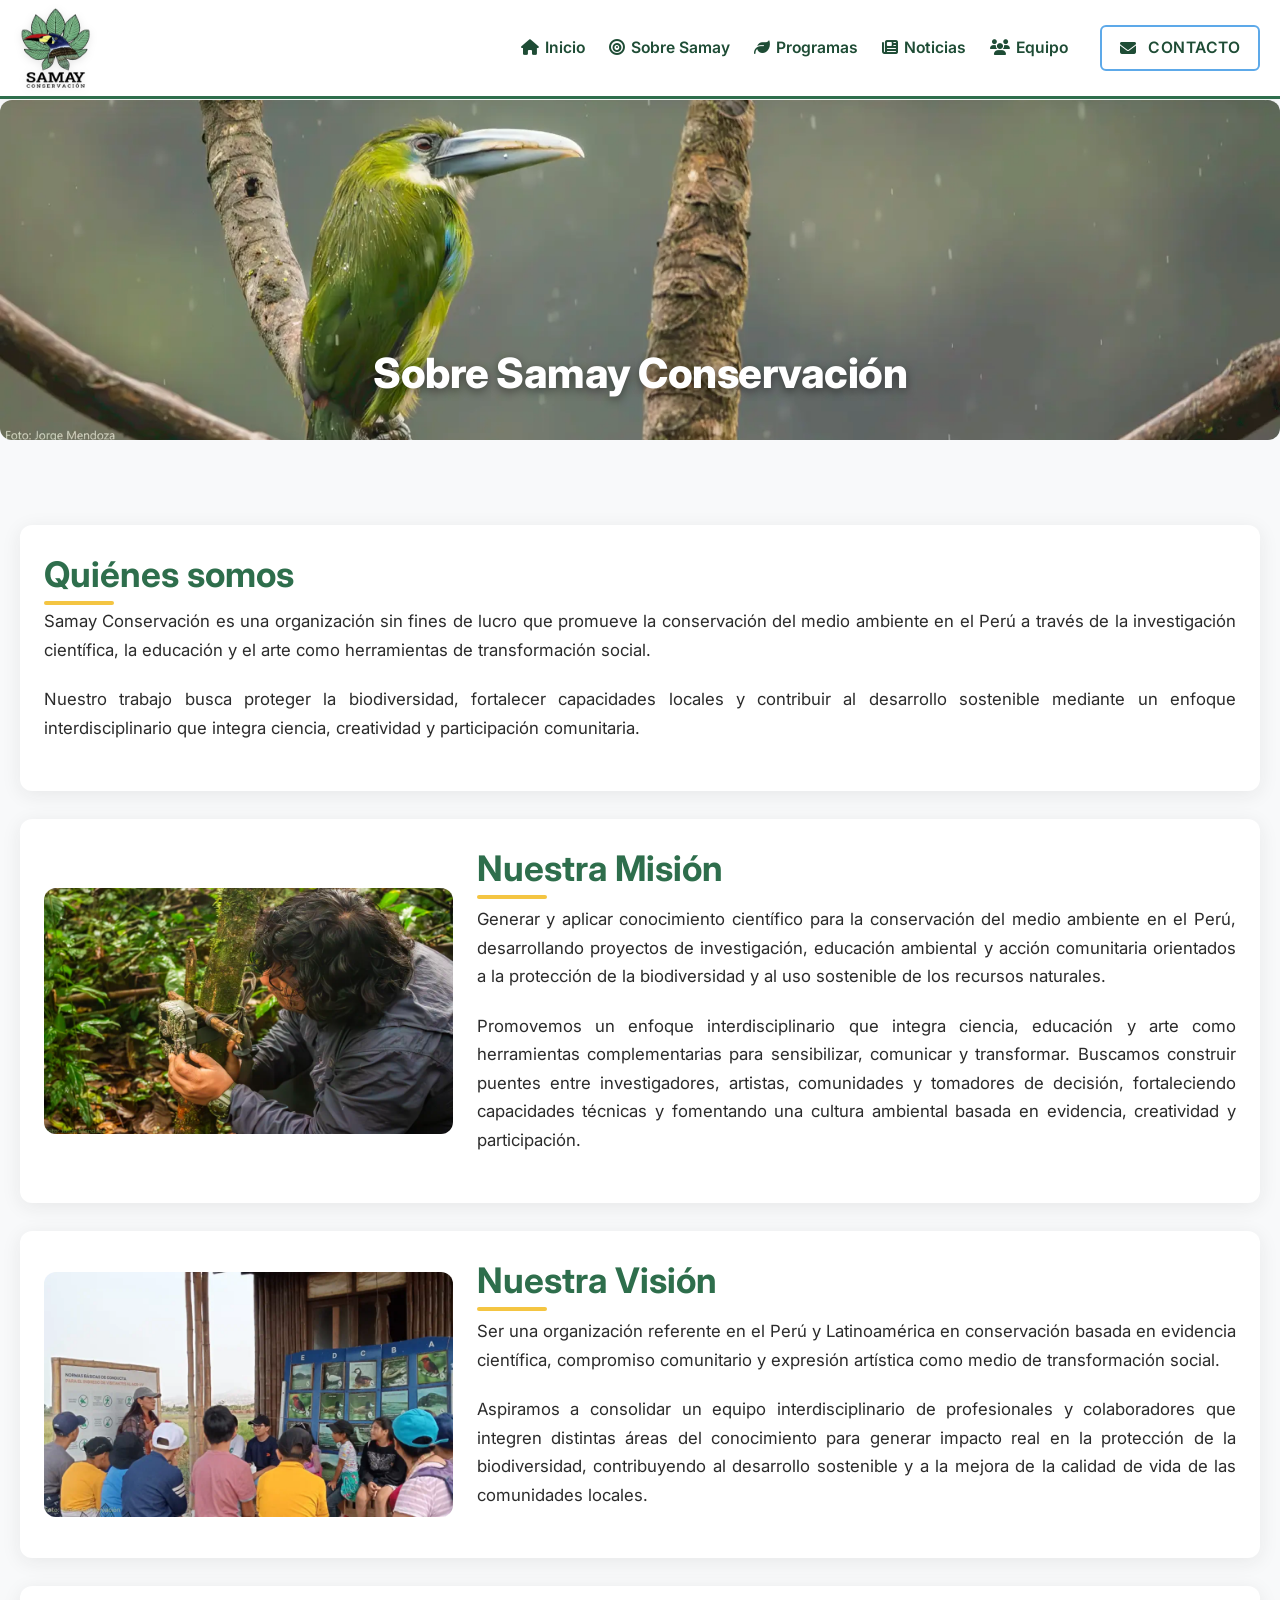
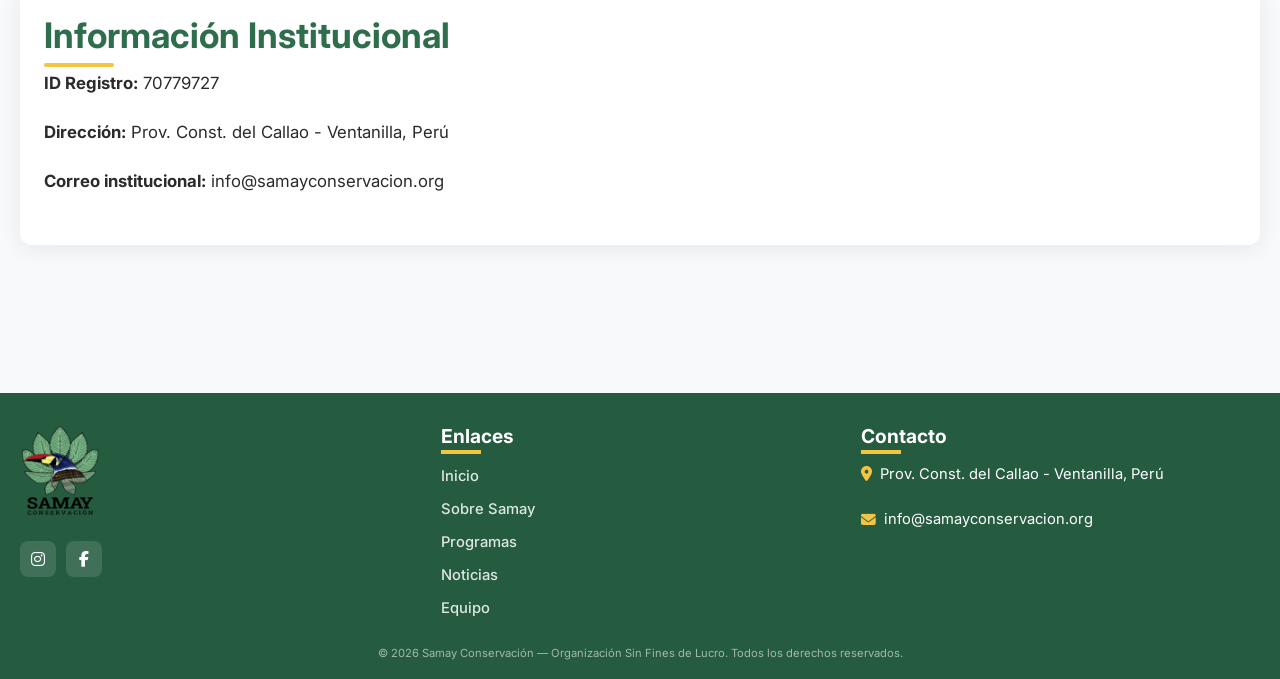
<file: sobre-samay.html>
<!DOCTYPE html>
<html lang="es">
<head>
    <meta charset="UTF-8">
    <title>Sobre Samay Conservación</title>
    <meta name="viewport" content="width=device-width, initial-scale=1.0">
    <meta name="description" content="Samay Conservación es una organización sin fines de lucro dedicada a la conservación del medio ambiente en el Perú mediante investigación científica, educación ambiental y arte.">
    <link rel="stylesheet" href="https://cdnjs.cloudflare.com/ajax/libs/font-awesome/6.4.0/css/all.min.css">
    <link rel="stylesheet" href="styles.css">
</head>

<body>

<!-- ===== HEADER ===== -->
<header id="mainHeader">
    <div class="container header-container">
        <a href="index.html" class="logo">
            <img src="images/logo_samay.webp" alt="Logo de Samay Conservación" class="logo-img" loading="lazy">
        </a>

        <button class="mobile-menu-btn" id="mobileMenuBtn" aria-label="Abrir menú de navegación">
            <i class="fas fa-bars" aria-hidden="true"></i>
        </button>

        <nav class="nav-links" id="navLinks" aria-label="Navegación principal">
            <a href="index.html"><i class="fas fa-home"></i> Inicio</a>
            <a href="sobre-samay.html"><i class="fas fa-bullseye"></i> Sobre Samay</a>
            <a href="programas.html"><i class="fas fa-leaf"></i> Programas</a>
            <a href="noticias.html"><i class="fas fa-newspaper"></i> Noticias</a>
            <a href="equipo.html"><i class="fas fa-users"></i> Equipo</a>
            <a href="#contacto" class="btn btn-outline"><i class="fas fa-envelope"></i> Contacto</a>
        </nav>
    </div>
</header>

<!-- ===== BANNER ===== -->
<div class="page-banner">
    <img src="images/sobre_samay_banner.webp" alt="Samay Conservación banner" loading="lazy">
    <div class="page-banner-title">
        <h1>Sobre Samay Conservación</h1>
    </div>
</div>

<!-- ===== CONTENIDO ===== -->
<main class="page">
    <div class="container">

        <!-- BLOQUE: QUIÉNES SOMOS -->
        <div class="page-block">
            <div>
                <h2>Quiénes somos</h2>
                <p>
                    Samay Conservación es una organización sin fines de lucro que promueve la conservación del medio ambiente en el Perú
                    a través de la investigación científica, la educación y el arte como herramientas de transformación social.
                </p>
                <p>
                    Nuestro trabajo busca proteger la biodiversidad, fortalecer capacidades locales y contribuir al desarrollo sostenible
                    mediante un enfoque interdisciplinario que integra ciencia, creatividad y participación comunitaria.
                </p>
            </div>
        </div>

        <!-- BLOQUE: MISIÓN -->
        <div class="mv-block">
            <img src="images/mision.webp" alt="Icono representando la misión de Samay Conservación" loading="lazy">
            <div>
                <h2>Nuestra Misión</h2>
                <p>
                    Generar y aplicar conocimiento científico para la conservación del medio ambiente en el Perú, desarrollando proyectos
                    de investigación, educación ambiental y acción comunitaria orientados a la protección de la biodiversidad y al uso
                    sostenible de los recursos naturales.
                </p>
                <p>
                    Promovemos un enfoque interdisciplinario que integra ciencia, educación y arte como herramientas complementarias
                    para sensibilizar, comunicar y transformar. Buscamos construir puentes entre investigadores, artistas, comunidades
                    y tomadores de decisión, fortaleciendo capacidades técnicas y fomentando una cultura ambiental basada en evidencia,
                    creatividad y participación.
                </p>
            </div>
        </div>

        <!-- BLOQUE: VISIÓN -->
        <div class="mv-block">
            <img src="images/vision.webp" alt="Icono representando la visión de Samay Conservación" loading="lazy">
            <div>
                <h2>Nuestra Visión</h2>
                <p>
                    Ser una organización referente en el Perú y Latinoamérica en conservación basada en evidencia científica, compromiso
                    comunitario y expresión artística como medio de transformación social.
                </p>
                <p>
                    Aspiramos a consolidar un equipo interdisciplinario de profesionales y colaboradores que integren distintas áreas del
                    conocimiento para generar impacto real en la protección de la biodiversidad, contribuyendo al desarrollo sostenible
                    y a la mejora de la calidad de vida de las comunidades locales.
                </p>
            </div>
        </div>

        <!-- BLOQUE: INFORMACIÓN INSTITUCIONAL -->
        <div class="page-block">
            <div>
                <h2>Información Institucional</h2>
                <p><strong>ID Registro:</strong> 70779727</p>
                <p><strong>Dirección:</strong> Prov. Const. del Callao - Ventanilla, Perú</p>
                <p><strong>Correo institucional:</strong> info@samayconservacion.org</p>
            </div>
        </div>

    </div>
</main>

<!-- ===== FOOTER ===== -->
<footer id="contacto">
    <div class="container">
        <div class="footer-content">
            <div class="footer-about">
                <img src="images/logo_samay.webp" alt="Logo de Samay Conservación en el pie de página" class="footer-logo-img" loading="lazy">
                <div class="social-links">
                    <a href="https://instagram.com/samayconservacion" target="_blank" aria-label="Instagram de Samay Conservación">
                        <i class="fab fa-instagram" aria-hidden="true"></i>
                    </a>
                    <a href="https://facebook.com/samayconservacion" target="_blank" aria-label="Facebook de Samay Conservación">
                        <i class="fab fa-facebook-f" aria-hidden="true"></i>
                    </a>
                </div>
            </div>

            <div class="footer-links">
                <h3>Enlaces</h3>
                <ul>
                    <li><a href="index.html">Inicio</a></li>
                    <li><a href="sobre-samay.html">Sobre Samay</a></li>
                    <li><a href="programas.html">Programas</a></li>
                    <li><a href="noticias.html">Noticias</a></li>
                    <li><a href="equipo.html">Equipo</a></li>
                </ul>
            </div>

            <div class="footer-contact">
                <h3>Contacto</h3>
                <p><i class="fas fa-map-marker-alt"></i> Prov. Const. del Callao - Ventanilla, Perú</p>
                <p><i class="fas fa-envelope"></i> info@samayconservacion.org</p>
            </div>
        </div>

        <div class="copyright">
            <p>&copy; 2026 Samay Conservación — Organización Sin Fines de Lucro. Todos los derechos reservados.</p>
        </div>
    </div>
</footer>

<!-- ===== JS MENÚ MÓVIL ===== -->
<script>
    const mobileMenuBtn = document.getElementById('mobileMenuBtn');
    const navLinks = document.getElementById('navLinks');

    mobileMenuBtn.addEventListener('click', () => {
        navLinks.classList.toggle('active');
        mobileMenuBtn.innerHTML = navLinks.classList.contains('active')
            ? '<i class="fas fa-times"></i>'
            : '<i class="fas fa-bars"></i>';
    });
</script>

</body>
</html>
</file>
<file: styles.css>
/* ===== TIPOGRAFÍA ===== */
@import url('https://fonts.googleapis.com/css2?family=Inter:wght@300;400;500;600;700;800&display=swap');

/* ===== PALETA SAMAY ===== */
:root {
    --rainforest-green: #2E6E4C;
    --toucan-yellow: #F4C542;
    --andean-blue: #5DA9E9;
    --coastal-sand: #D9CBA3;
    --molecular-violet: #7C5DA3;
    --charcoal-black: #2B2B2B;

    --dark-green: #1E4C35;
    --light-yellow: #F8D775;
    --light-blue: #8BC5FF;
    --light-violet: #9575CD;

    --white: #FFFFFF;
    --light-bg: #F8F9FA;
    --shadow-soft: 0 4px 20px rgba(43, 43, 43, 0.08);
    --transition: all 0.3s cubic-bezier(0.4, 0, 0.2, 1);
}

/* ===== RESET ===== */
* {
    margin: 0;
    padding: 0;
    box-sizing: border-box;
}

html {
    scroll-behavior: smooth;
}

body {
    font-family: 'Inter', -apple-system, BlinkMacSystemFont, 'Segoe UI', Roboto, Oxygen, Ubuntu, sans-serif;
    line-height: 1.7;
    color: var(--charcoal-black);
    background-color: var(--light-bg);
    overflow-x: hidden;
}

/* ===== TIPOS ===== */
h1, h2, h3, h4 {
    font-weight: 700;
    line-height: 1.2;
    margin-bottom: 1rem;
}

h1 {
    font-size: 3rem;
    color: var(--rainforest-green);
    letter-spacing: -0.5px;
}

h2 {
    font-size: 2.2rem;
    color: var(--rainforest-green);
    position: relative;
    display: inline-block;
}

h2::after {
    content: '';
    position: absolute;
    bottom: -10px;
    left: 0;
    width: 70px;
    height: 4px;
    background-color: var(--toucan-yellow);
    border-radius: 2px;
}

h3 {
    font-size: 1.6rem;
    color: var(--dark-green);
}

h4 {
    font-size: 1.2rem;
    color: var(--rainforest-green);
}

p {
    margin-bottom: 1.3rem;
    font-size: 1.05rem;
    text-align: justify;
    text-justify: inter-word;
}

/* ===== LINKS & BOTONES ===== */
a {
    text-decoration: none;
    color: var(--andean-blue);
    transition: var(--transition);
    font-weight: 500;
}

a:hover {
    color: var(--toucan-yellow);
}

.btn {
    display: inline-flex;
    align-items: center;
    gap: 8px;
    padding: 12px 26px;
    background-color: var(--rainforest-green);
    color: var(--white);
    border-radius: 6px;
    font-weight: 600;
    border: none;
    cursor: pointer;
    transition: var(--transition);
    text-transform: uppercase;
    letter-spacing: 0.5px;
    font-size: 0.9rem;
    box-shadow: 0 4px 12px rgba(46, 110, 76, 0.2);
}

.btn i {
    font-size: 0.95rem;
}

.btn:hover {
    background-color: var(--dark-green);
    transform: translateY(-2px);
    box-shadow: 0 6px 18px rgba(46, 110, 76, 0.3);
    color: var(--white);
}

.btn-outline {
    background-color: transparent;
    border: 2px solid var(--andean-blue);
    color: var(--andean-blue);
    box-shadow: none;
}

.btn-outline:hover {
    background-color: var(--andean-blue);
    color: var(--white);
}

.btn-accent {
    background-color: var(--toucan-yellow);
    color: var(--charcoal-black);
    box-shadow: 0 4px 12px rgba(244, 197, 66, 0.2);
}

.btn-accent:hover {
    background-color: #E0B43A;
    color: var(--charcoal-black);
}

/* ===== CONTENEDOR & SECCIONES ===== */
.container {
    width: 100%;
    max-width: 1400px;
    margin: 0 auto;
    padding: 0 20px;
}

.section {
    padding: 90px 0;
}

.section-alt {
    background-color: var(--coastal-sand);
}

/* ===== HEADER ===== */
header {
    position: fixed;
    top: 0;
    width: 100%;
    background-color: rgba(255, 255, 255, 0.98);
    backdrop-filter: blur(10px);
    box-shadow: 0 2px 20px rgba(0, 0, 0, 0.05);
    z-index: 1000;
    padding: 8px 0;
    border-bottom: 3px solid var(--rainforest-green);
}

.header-container {
    display: flex;
    justify-content: space-between;
    align-items: center;
}

.logo {
    display: flex;
    align-items: center;
    gap: 12px;
}

.logo-img {
    height: 80px;
    width: auto;
    filter: drop-shadow(0 2px 4px rgba(0, 0, 0, 0.1));
}

.nav-links {
    display: flex;
    gap: 24px;
    align-items: center;
}

.nav-links a {
    font-weight: 600;
    color: var(--dark-green);
    position: relative;
    font-size: 0.98rem;
    display: inline-flex;
    align-items: center;
    gap: 6px;
}

.nav-links a::after {
    content: '';
    position: absolute;
    bottom: -6px;
    left: 0;
    width: 0;
    height: 2px;
    background-color: var(--toucan-yellow);
    transition: var(--transition);
}

.nav-links a:hover::after {
    width: 100%;
}

.nav-links .btn-outline {
    padding: 8px 18px;
    margin-left: 8px;
}

.nav-links .btn-outline::after {
    display: none;
}

/* ===== MENÚ MÓVIL ===== */
.mobile-menu-btn {
    display: none;
    font-size: 1.4rem;
    background: none;
    border: none;
    color: var(--dark-green);
    cursor: pointer;
    width: 40px;
    height: 40px;
    border-radius: 6px;
    background-color: var(--light-bg);
    align-items: center;
    justify-content: center;
}

/* ===== HERO (INDEX) ===== */
/* ===== HERO (INICIO) ===== */
.hero {
    height: 90vh;
    width: 100%;
    position: relative;
    display: flex;
    align-items: center;
    margin-top: 90px;
    overflow: hidden;
}

/* Imagen de fondo */
.hero-img {
    position: absolute;
    inset: 0;
    width: 100%;
    height: 100%;
    object-fit: cover;
}

/* Degradado oscuro elegante */
.hero:before {
    content: '';
    position: absolute;
    bottom: 0;
    left: 0;
    width: 100%;
    height: 150px;
    background: linear-gradient(transparent, var(--light-bg));
    z-index: 1;
}

/* Contenido centrado */
.hero-content {
    position: relative;
    z-index: 2;
    text-align: center;
    color: var(--white);
    max-width: 900px;
    padding: 0 20px;
}

/* Título */
.hero-title {
    color: white;
    font-size: 4rem;
    margin-bottom: 25px;
    text-shadow: 0 2px 10px rgba(0, 0, 0, 0.2);
}

/* Subtítulo */
.hero-subtitle {
    font-size: 1.4rem;
    color: white;
    margin-bottom: 40px;
    max-width: 800px;
    margin-left: auto;
    margin-right: auto;
    text-align: center ;
    text-justify: auto ;
}

/* Botones */
.hero-buttons {
    display: flex;
    gap: 16px;
    justify-content: center;
    flex-wrap: wrap;
}

.btn-primary {
    background-color: var(--rainforest-green);
    color: var(--white);
}

.btn-primary:hover {
    background-color: var(--dark-green);
}

/* Responsivo */
@media (max-width: 768px) {
    .hero {
        height: 75vh;
    }

    .hero-title {
        font-size: 2.2rem;
    }

    .hero-subtitle {
        font-size: 1.1rem;
    }
}

@media (max-width: 480px) {
    .hero-title {
        font-size: 1.8rem;
    }

    .hero-subtitle {
        font-size: 1rem;
    }
}


/* ===== PÁGINAS INTERNAS ===== */
.page {
    padding-top: 60px;
    padding-bottom: 80px;
}

/* ===== BANNER PÁGINA (VERSIÓN FINAL) ===== */
.page-banner {
    width: 100%;
    height: 340px;
    position: relative;
    overflow: hidden;
    border-radius: 12px;
    margin-top: 100px;
    margin-bottom: 25px;
    background-color: #000;
}

/* Imagen del banner */
.page-banner img {
    width: 100%;
    height: 100%;
    object-fit: cover;
    object-position: center;
    display: block;
}

/* Contenedor del texto */
.page-banner-title {
    position: absolute;
    bottom: 35px;
    left: 50%;
    transform: translateX(-50%);
    text-align: center;
    width: 90%;
    max-width: 900px;
    z-index: 2;
}

/* Título del banner */
.page-banner-title h1 {
    font-size: 2.6rem;
    font-weight: 800;
    margin-bottom: 6px;
    color: white;
    text-shadow: 0 3px 10px rgba(0,0,0,0.45);
}
/* ===== SLIDER CON FADE PARA BANNER ===== */
.slider-banner {
    position: relative;
    overflow: hidden;
}

/* Contenedor de imágenes */
.slider-images {
    position: absolute;
    inset: 0;
    width: 100%;
    height: 100%;
}

/* Todas las imágenes se apilan una encima de otra */
.slider-images img {
    position: absolute;
    inset: 0;
    width: 100%;
    height: 100%;
    object-fit: cover;
    opacity: 0;
    animation: fadeSlider 18s infinite;
}

/* Imagen 1 */
.slider-images img:nth-child(1) {
    animation-delay: 0s;
}

/* Imagen 2 */
.slider-images img:nth-child(2) {
    animation-delay: 6s;
}

/* Imagen 3 */
.slider-images img:nth-child(3) {
    animation-delay: 12s;
}

/* Animación del fade */
@keyframes fadeSlider {
    0%   { opacity: 0; }
    5%   { opacity: 1; }
    30%  { opacity: 1; }
    35%  { opacity: 0; }
    100% { opacity: 0; }
}

/* ===== BLOQUES (Sobre Samay) ===== */
.page-block {
    background-color: var(--white);
    border-radius: 12px;
    padding: 28px 24px;
    box-shadow: var(--shadow-soft);
    margin-bottom: 28px;
    display: block; /* ← ya no es grid */
}

.page-block h2 {
    margin-bottom: 12px;
}

/* ===== BLOQUES MISION Y VISION ===== */
.mv-block {
    background-color: var(--white);
    border-radius: 12px;
    padding: 28px 24px;
    box-shadow: var(--shadow-soft);
    margin-bottom: 28px;
    display: grid;
    grid-template-columns: 0.7fr 1.3fr; /* imagen más angosta */
    gap: 24px;
    align-items: center;
}

/* Imagen */
.mv-block img {
    width: 100%;
    height: auto;
    object-fit: cover;
    border-radius: 12px;
}

/* Texto */
.mv-block div {
    text-align: justify;
    text-justify: inter-word;
}


/* ===== GALERÍA (Programas / Index) ===== */
.gallery {
    display: grid;
    grid-template-columns: repeat(auto-fit, minmax(260px, 1fr));
    gap: 22px;
    margin-top: 40px;
}

.gallery-item {
    position: relative;
    border-radius: 10px;
    overflow: hidden;
    height: 260px;
    box-shadow: var(--shadow-soft);
    transition: var(--transition);
    background-color: #000;
}

.gallery-item:hover {
    transform: translateY(-4px);
}

.gallery-img {
    width: 100%;
    height: 100%;
    object-fit: cover;
    transition: var(--transition);
}

.gallery-item:hover .gallery-img {
    transform: scale(1.03);
}

.img-caption {
    position: absolute;
    bottom: 0;
    left: 0;
    width: 100%;
    padding: 18px;
    background: linear-gradient(transparent, rgba(0,0,0,0.8));
    color: var(--white);
}

.img-caption h4 {
    margin-bottom: 4px;
    color: var(--white);
}

.img-caption p {
    margin-bottom: 0;
    font-size: 0.9rem;
    opacity: 0.9;
}

/* ===== TARJETAS PROGRAMAS ===== */
.program-card {
    background-color: var(--white);
    border-radius: 12px;
    box-shadow: var(--shadow-soft);
    padding: 24px;
    display: grid;
    grid-template-columns: minmax(0, 1.2fr) minmax(0, 1fr);
    gap: 22px;
    margin-bottom: 28px;
    align-items: center;
}

.program-card-img {
    width: 100%;
    aspect-ratio: 16 / 7;
    object-fit: cover;
    border-radius: 10px;
}


/* ===== SECCIONES ALTERNADAS (subprogramas) ===== */
.alt-section {
    display: grid;
    grid-template-columns: minmax(0, 1.1fr) minmax(0, 1fr);
    gap: 26px;
    align-items: center;
    padding: 26px 24px;
    border-radius: 12px;
    background-color: var(--white);
    box-shadow: var(--shadow-soft);
    margin-bottom: 26px;
}

.alt-section.reverse {
    grid-template-columns: minmax(0, 1fr) minmax(0, 1.1fr);
}

.alt-img {
    width: 100%;
    height: 220px;
    border-radius: 10px;
    object-fit: cover;
}

/* ===== INSTAGRAM GRID ===== */
.instagram-grid {
    display: grid;
    grid-template-columns: repeat(auto-fit, minmax(260px, 1fr));
    gap: 24px;
    margin-top: 32px;
}

.instagram-post {
    background-color: var(--white);
    border-radius: 12px;
    overflow: hidden;
    box-shadow: var(--shadow-soft);
    transition: var(--transition);
    display: flex;
    flex-direction: column;
}

.instagram-post:hover {
    transform: translateY(-4px);
    box-shadow: 0 10px 28px rgba(0,0,0,0.12);
}

.insta-img-container {
    height: 200px;
    overflow: hidden;
}

.insta-img {
    width: 100%;
    height: 100%;
    object-fit: cover;
    transition: var(--transition);
}

.instagram-post:hover .insta-img {
    transform: scale(1.03);
}

.insta-content {
    padding: 18px;
    display: flex;
    flex-direction: column;
    gap: 10px;
}

.insta-date {
    font-size: 0.85rem;
    color: var(--toucan-yellow);
    font-weight: 600;
    display: flex;
    align-items: center;
    gap: 6px;
}

.insta-text {
    font-size: 0.95rem;
}

.insta-link {
    margin-top: 8px;
    font-size: 0.9rem;
    display: inline-flex;
    align-items: center;
    gap: 6px;
}

.insta-text {
    color: #2B2B2B;
}

/* ===== BLOG / NOTICIAS ===== */
.news-list {
    display: grid;
    gap: 26px;
    margin-top: 30px;
}

.news-card {
    background-color: var(--white);
    border-radius: 12px;
    box-shadow: var(--shadow-soft);
    padding: 22px 20px;
}

.news-card h2 {
    margin-bottom: 10px;
}

.news-meta {
    font-size: 0.85rem;
    color: var(--molecular-violet);
    margin-bottom: 10px;
}

.news-feature-img {
    width: 100%;
    aspect-ratio: 3 / 2;
    border-radius: 10px;
    object-fit: cover;
    margin-bottom: 16px;
}

/* ===== FOOTER ESTILO COMPACTO ===== */
footer {
    background-color: #255C40;
    color: var(--white);
    padding: 32px 0 18px;
    margin-top: 40px;
}

.footer-content {
    display: grid;
    grid-template-columns: repeat(auto-fit, minmax(200px, 1fr));
    gap: 22px;
    margin-bottom: 18px;
}

/* Logo más pequeño */
.footer-logo-img {
    height: 90px;
    margin-bottom: 8px;
}

.footer-links h3,
.footer-contact h3 {
    font-size: 1.2rem;
    margin-bottom: 14px;
    position: relative;
    color: #FFFFFF; /* blanco puro */
}
.footer-links ul {
    list-style: none;
    padding-left: 0; 
    margin-left: 0;
}

.footer-links h3::after,
.footer-contact h3::after {
    content: '';
    position: absolute;
    bottom: -6px;
    left: 0;
    width: 40px;
    height: 4px;
    background-color: var(--toucan-yellow); /* amarillo */
}


/* Enlaces más juntos */
.footer-links li {
    margin-bottom: 6px;
}

.footer-links a {
    font-size: 0.92rem;
    color: rgba(255,255,255,0.85);
}

/* Contacto con íconos */
.footer-contact p {
    font-size: 0.92rem;
    display: flex;
    align-items: center;
    gap: 8px;
}

/* Íconos */
.footer-contact p i {
    color: var(--toucan-yellow);
}


.social-links {
    display: flex;
    gap: 10px;
    margin-top: 10px;
}

.social-links a {
    width: 36px;
    height: 36px;
    border-radius: 8px;
    background-color: rgba(255,255,255,0.12);
    display: flex;
    align-items: center;
    justify-content: center;
    color: var(--white);
    transition: var(--transition);
}

.social-links a:hover {
    background-color: var(--toucan-yellow);
    transform: translateY(-2px);
}

/* ===== COPYRIGHT FINAL ===== */
.copyright {
    margin-top: 10px;
    text-align: center;
    font-size: 0.7rem;             
    color: rgba(245, 245, 245, 0.6);      
    display: flex;
    flex-direction: column;
    gap: 4px;
}

.copyright p {
    margin: 0;
    line-height: 1.4;
}


/* ===== RESPONSIVE ===== */
@media (max-width: 992px) {
    .hero {
        height: 80vh;
    }

    .hero h1 {
        font-size: 2.4rem;
    }

    .page-banner {
        height: 280px;
    }

    .page-banner-title h1 {
        font-size: 2.2rem;
    }

    .program-card,
    .alt-section {
        grid-template-columns: 1fr;
    }

    .program-card-img,
    .alt-img {
        height: 200px;
    }
}

@media (max-width: 768px) {
    .nav-links {
        position: fixed;
        top: 80px;
        left: 0;
        width: 100%;
        background-color: var(--white);
        flex-direction: column;
        padding: 20px;
        gap: 18px;
        box-shadow: 0 12px 24px rgba(0,0,0,0.12);
        display: none;
    }

    .nav-links.active {
        display: flex;
    }

    .mobile-menu-btn {
        display: flex;
    }

    .hero {
        height: 70vh;
        margin-top: 80px;
    }

    .hero h1 {
        font-size: 2rem;
    }

    .hero p {
        font-size: 1.05rem;
    }

    .page {
        padding-top: 110px;
    }

    .page-block {
        display: block;
        text-align: justify;
        text-justify: inter-word;
    }

    .page-banner {
        height: 240px;
        margin-top: 90px;
    }

    .page-banner-title h1 {
        font-size: 1.9rem;
    }
}

@media (max-width: 576px) {
    h1 {
        font-size: 2rem;
    }

    h2 {
        font-size: 1.6rem;
    }

    .hero {
        height: 65vh;
    }

    .hero h1 {
        font-size: 1.7rem;
    }

    .hero-buttons {
        flex-direction: column;
    }
    
    @media (max-width: 768px) {
    .hero-buttons {
        flex-direction: column;
        align-items: center; 
        width: 100%;
    }

    .hero-buttons .btn {
        width: 100%;          
        max-width: 320px;     
        justify-content: center; 
        text-align: center;   
    }
    }

    .gallery-item,
    .insta-img-container,
    .program-card-img,
    .alt-img,
    .news-feature-img {
        height: 200px;
    }

    .footer-content {
        grid-template-columns: 1fr;
    }
}
footer .copyright p {
    text-align: center;
    text-justify: auto;
    font-size: inherit; 
}
.section-full {
    width: 100%;
    padding: 90px 0;
    background-color: var(--light-bg);
}

.section-transparent {
    width: 100%;
    padding: 90px 0;
    background: rgba(255,255,255,0.6);
    backdrop-filter: blur(6px);
}

.section p,
.section-full p,
.page p {
    width: 100%;
    max-width: none;
}
.btn i {
    font-size: 1rem;
    margin-right: 6px;
}
@media (max-width: 992px) {
    .mv-block {
        grid-template-columns: 1fr;
    }
}

@media (max-width: 576px) {
    .mv-block img {
        border-radius: 10px;
    }
}
</file>
